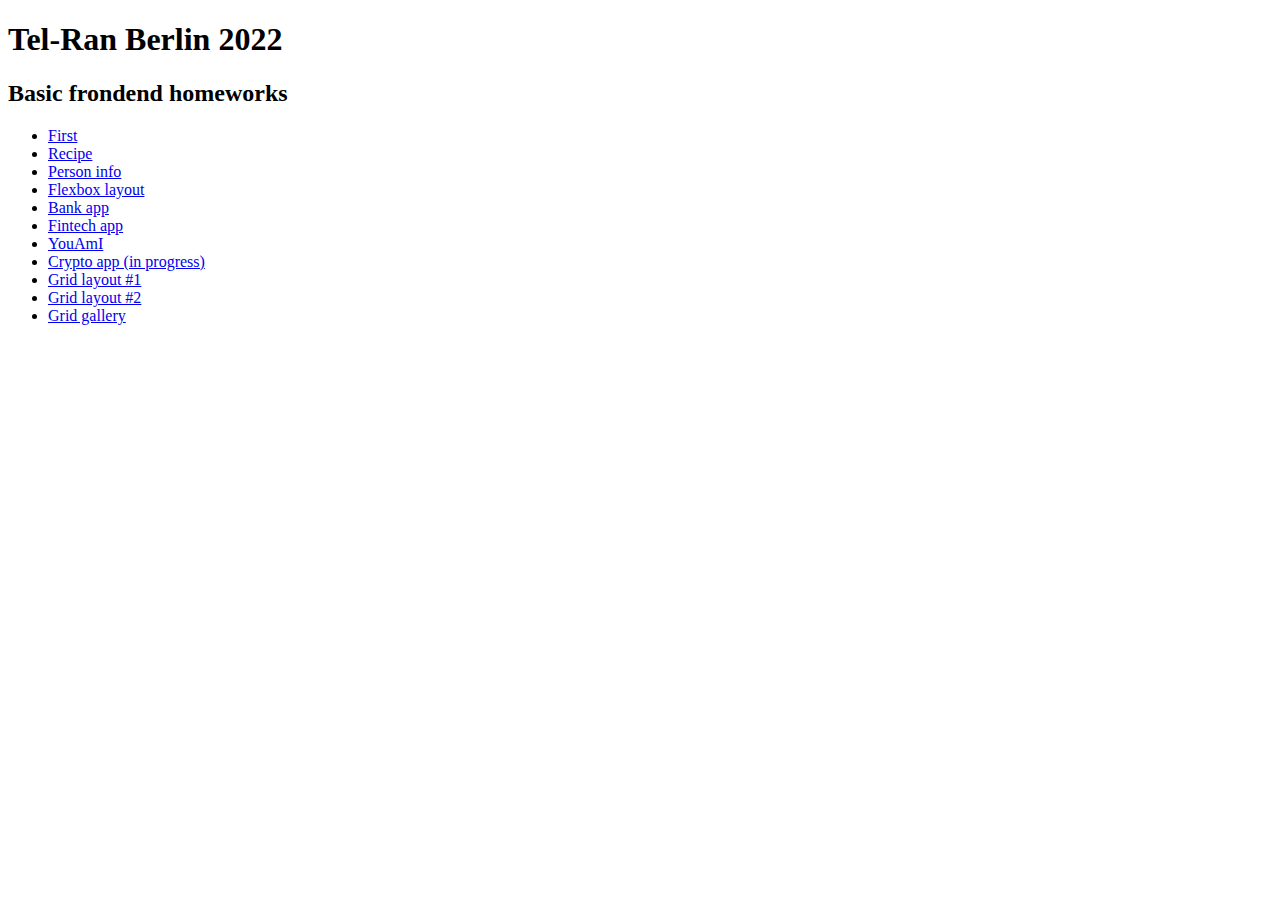
<file: index.html>
<!DOCTYPE html>
<html lang="en">
<head>
    <meta charset="UTF-8">
    <meta http-equiv="X-UA-Compatible" content="IE=edge">
    <meta name="viewport" content="width=device-width, initial-scale=1.0">
    <link rel="stylesheet" href="main.css">
    <title>Tel-Ran frondend homeworks</title>
</head>
<body>
    <header class="header">
        <h1 class="header__title">Tel-Ran Berlin 2022</h1>
    </header>
    <main class="main">
        <h2 class="hw-title">Basic frondend homeworks</h2>
        <ul class="hw-list">
            <li class="hw-list__item">
                <a href="first/index.html" class="hw-list__link">First</a>
            </li>
            <li class="hw-list__item">
                <a href="recipe/index.html" class="hw-list__link">Recipe</a>
            </li>
            <li class="hw-list__item">
                <a href="person-bio/index.html" class="hw-list__link">Person info</a>
            </li>
            <li class="hw-list__item">
                <a href="flexbox-layout/index.html" class="hw-list__link">Flexbox layout</a>
            </li>
            <li class="hw-list__item">
                <a href="bank-app/index.html" class="hw-list__link">Bank app</a>
            </li>
            <li class="hw-list__item">
                <a href="fintech-app/index.html" class="hw-list__link">Fintech app</a>
            </li>
            <li class="hw-list__item">
                <a href="youami/index.html" class="hw-list__link">YouAmI</a>
            </li>
            <li class="hw-list__item">
                <a href="crypto-app/index.html" class="hw-list__link">Crypto app (in progress)</a>
            </li>
            <li class="hw-list__item">
                <a href="grid-layout-01/index.html" class="hw-list__link">Grid layout #1</a>
            </li>
            <li class="hw-list__item">
                <a href="grid-layout-02/index.html" class="hw-list__link">Grid layout #2</a>
            </li>
            <li class="hw-list__item">
                <a href="grid-gallery/index.html" class="hw-list__link">Grid gallery</a>
            </li>
        </ul>
    </main>
</body>
</html>
</file>
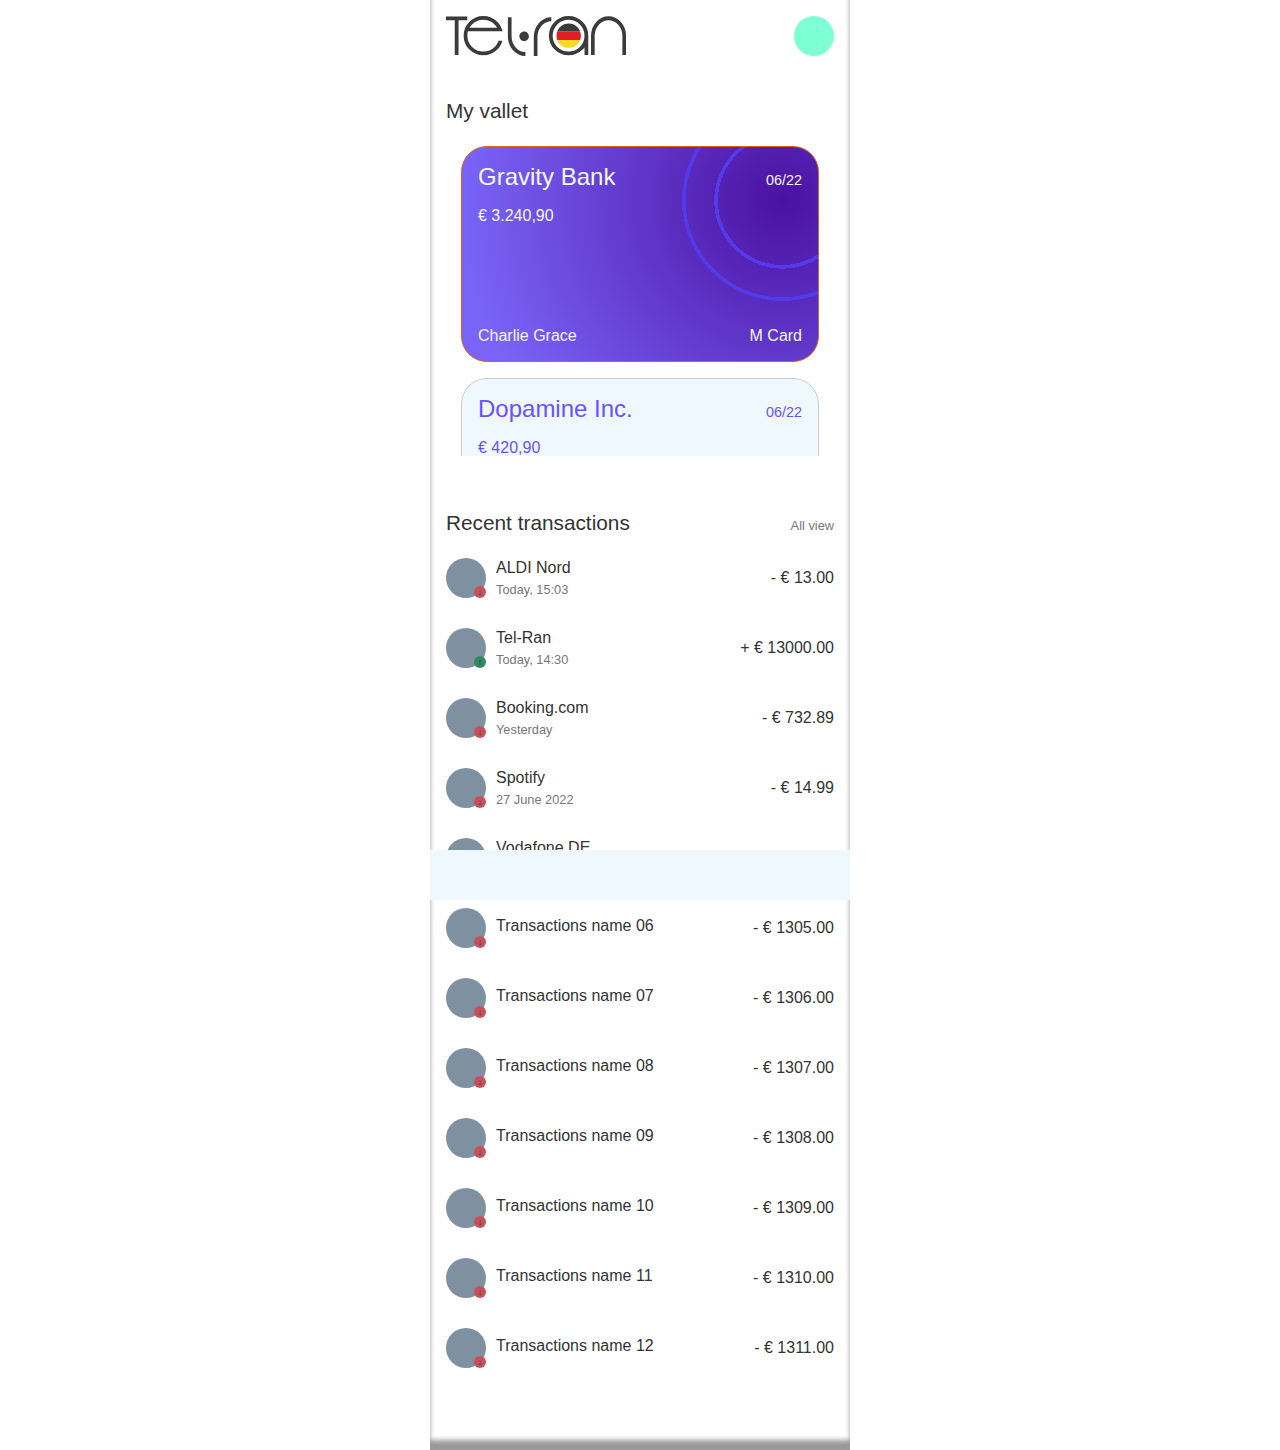
<file: bank-app/index.html>
<!DOCTYPE html>
<html lang="en">
<head>
    <meta charset="UTF-8">
    <meta http-equiv="X-UA-Compatible" content="IE=edge">
    <meta name="viewport" content="width=device-width, initial-scale=1.0">
    <title>Icons</title>
    <link rel="stylesheet" href="https://maxst.icons8.com/vue-static/landings/line-awesome/line-awesome/1.3.0/css/line-awesome.min.css">
    <link rel="stylesheet" href="styles/main.css">
</head>
<body>
    <header class="header">
            <div class="header__top">
                <div class="header__top-logo">
                    <svg preserveAspectRatio="xMidYMid meet" data-bbox="0.882 0.557 488.67 108.553" xmlns="http://www.w3.org/2000/svg" viewBox="0.882 0.557 488.67 108.553" height="40" role="presentation" aria-hidden="true"><defs><style>#comp-kwjis2gb svg [data-color="1"] {fill: #1D1D1D;}
                        #comp-kwjis2gb svg [data-color="2"] {fill: #F6D927;}
                        #comp-kwjis2gb svg [data-color="3"] {fill: #C71313;}</style></defs>
                            <g>
                                <path fill="#3B3B3B" d="M71.525 23.346c8.468-8.395 18.699-12.63 30.623-12.63s22.156 4.235 30.623 12.63c3.316 3.388 5.645 6.352 6.915 8.82H64.611c1.27-2.468 3.598-5.432 6.914-8.82zm82.907 18.488c-2.61-10.02-7.408-18.558-14.464-25.613C129.526 5.778 116.966.557 102.218.557c-14.746 0-27.306 5.22-37.749 15.664-10.443 10.442-15.664 23.002-15.735 37.748 0 14.747 5.222 27.308 15.665 37.75 10.443 10.443 23.002 15.665 37.749 15.665 14.747 0 27.307-5.222 37.749-15.665 6.633-6.562 11.36-14.675 14.112-24.273h-10.583c-2.259 6.562-5.787 12.278-10.655 17.147-8.467 8.397-18.699 12.63-30.623 12.63s-22.155-4.233-30.623-12.63c-8.396-8.468-12.63-18.698-12.63-30.624 0-4.585.494-8.608 1.552-11.995l93.985-.14z" data-color="1"></path>
                                <path fill="#3B3B3B" d="M364.216 84.593c-8.467 8.398-18.698 12.63-30.623 12.63-11.924 0-22.156-4.232-30.622-12.63-8.398-8.468-12.63-18.698-12.63-30.624 0-11.924 4.232-22.154 12.63-30.623 8.466-8.395 18.698-12.63 30.622-12.63 11.925 0 22.156 4.235 30.623 12.63 8.397 8.469 12.631 18.699 12.631 30.623 0 11.926-4.234 22.156-12.631 30.624zM333.663.557c-14.746 0-27.306 5.22-37.749 15.664-10.442 10.442-15.664 23.002-15.734 37.748 0 14.748 5.221 27.308 15.663 37.75 10.444 10.443 23.004 15.665 37.75 15.665 14.747 0 27.307-5.222 37.749-15.665 3.176-3.175 5.011-5.15 5.505-5.928v20.394h10.16V53.969c.071-14.746-5.151-27.306-15.594-37.748C360.97 5.778 348.411.557 333.663.557z" data-color="1"></path>
                                <path fill="#3B3B3B" d="M441.995 1.29c-13.054 0-24.202 5.22-33.446 15.664-9.243 10.373-13.9 22.86-14.111 37.538v51.932h9.948V54.42c.212-11.713 3.952-21.732 11.29-29.987 7.338-8.184 16.158-12.278 26.389-12.278 10.231 0 19.052 4.094 26.319 12.35 7.339 8.325 11.077 18.343 11.219 30.127v51.792h9.949V54.632c-.141-14.747-4.798-27.236-14.041-37.608C466.267 6.51 455.048 1.29 441.995 1.29z" data-color="1"></path>
                                <path fill="#3B3B3B" d="M213.055 42.794c-7.119 0-12.953 5.834-12.953 12.951 0 3.5 1.283 6.535 3.733 8.988 2.568 2.566 5.603 3.85 9.22 3.85 3.5 0 6.534-1.284 8.984-3.85 2.568-2.453 3.851-5.488 3.851-8.988 0-3.618-1.283-6.649-3.851-9.101-2.45-2.567-5.484-3.85-8.984-3.85z" data-color="1"></path>
                                <path fill="#3B3B3B" d="M58.672 1.938h-23.78v-.16h-10.23v.16H.882v10.231h23.71v93.916h10.3V12.169h23.78V1.938z" data-color="1"></path>
                                <path fill="#3B3B3B" d="M216.367 98.243h-.029c-10.231 0-19.051-4.093-26.319-12.349-7.337-8.325-11.077-18.343-11.219-30.128V3.976h-9.948v51.791c.14 14.748 4.797 27.237 14.041 37.609 9.234 10.502 20.439 15.722 33.474 15.734V98.243z" data-color="1"></path>
                                <path fill="#3B3B3B" d="M286.68 14.84h-.03c-10.231 0-19.051 4.093-26.318 12.349-7.339 8.325-11.078 18.344-11.219 30.127v51.793h-9.949V57.317c.141-14.747 4.798-27.237 14.041-37.608 9.233-10.503 20.439-15.724 33.475-15.734V14.84z" data-color="1"></path>
                                <path fill="#F6D927" d="M364.734 65.498c-4.694 12.587-16.83 21.562-31.047 21.562-14.215 0-26.351-8.975-31.046-21.562h62.093z" clip-rule="evenodd" fill-rule="evenodd" data-color="2"></path>
                                <path fill="#DF1E26" d="M365.034 42.793a33.02 33.02 0 0 1 1.902 11.078 33.03 33.03 0 0 1-2.078 11.563h-62.093a33.006 33.006 0 0 1-2.077-11.563c0-3.885.67-7.614 1.9-11.078h62.446z" clip-rule="evenodd" fill-rule="evenodd" data-color="3"></path>
                                <path fill="#3B3B3B" d="M302.641 42.867c4.562-12.841 16.826-22.046 31.223-22.046 14.397 0 26.661 9.205 31.223 22.046h-62.446z" clip-rule="evenodd" fill-rule="evenodd" data-color="1"></path>
                            </g>
                        </svg>
                </div>
                <div class="header__top-user"></div>
            </div>
            <nav class="main-nav">
                <div><i class="las la-home"></i></div>
                <div><i class="las la-inbox"></i></div>
                <div><i class="lab la-rocketchat"></i></div>
                <div><i class="las la-history"></i></div>
            </nav>
    </header>
    <main class="main">
        <div class="my-wallet">
            <h2 class="my-wallet__header">My vallet</h2>
            <ul class="my-wallet__list">
                <li class="card">
                    <div class="card__header">
                        <div class="card__header-name">Gravity Bank</div>
                        <div class="card__header-date">06/22</div>
                    </div>
                    <div class="card__sum">€ 3.240,90</div>
                    <div class="card__footer">
                        <div class="card__footer-name">Charlie Grace</div>
                        <div class="card__footer-logo">M Card</div>
                    </div>
                </li>
                <li class="card card--light">
                    <div class="card__header">
                        <div class="card__header-name">Dopamine Inc.</div>
                        <div class="card__header-date">06/22</div>
                    </div>
                    <div class="card__sum">€ 420,90</div>
                    <div class="card__footer">
                        <div class="card__footer-name">Charlie Grace</div>
                        <div class="card__footer-logo">VISA</div>
                    </div>
                </li>
            </ul>
        </div>
        <div class="transactions">
            <div class="transactions__header">
                <h2 class="transactions__text">Recent transactions</h2>
                <div class="transactions__all-view">All view</div>
            </div>
            <ul class="transactions__list">
                <li class="t-item">
                    <div class="t-item__icon"></div>
                    <div class="t-item__descr">
                        <div class="t-item__name">ALDI Nord</div>
                        <div class="t-item__date">Today, 15:03</div>
                    </div>
                    <div class="t-item__sum">- € 13.00</div>
                </li>
                <li class="t-item t-item--income">
                    <div class="t-item__icon"></div>
                    <div class="t-item__desc">
                        <div class="t-item__name">Tel-Ran</div>
                        <div class="t-item__date">Today, 14:30</div>
                    </div>
                    <div class="t-item__sum">+ € 13000.00</div>
                </li>
                <li class="t-item">
                    <div class="t-item__icon"></div>
                    <div class="t-item__descr">
                        <div class="t-item__name">Booking.com</div>
                        <div class="t-item__date">Yesterday</div>
                    </div>
                    <div class="t-item__sum">- € 732.89</div>
                </li>
                <li class="t-item">
                    <div class="t-item__icon"></div>
                    <div class="t-item__descr">
                        <div class="t-item__name">Spotify</div>
                        <div class="t-item__date">27 June 2022</div>
                    </div>
                    <div class="t-item__sum">- € 14.99</div>
                </li>
                <li class="t-item">
                    <div class="t-item__icon"></div>
                    <div class="t-item__descr">
                        <div class="t-item__name">Vodafone DE</div>
                        <div class="t-item__date">27 June 2022</div>
                    </div>
                    <div class="t-item__sum">- € 23.99</div>
                </li>
                <li class="t-item">
                    <div class="t-item__icon"></div>
                    <div class="t-item__name">Transactions name 06</div>
                    <div class="t-item__sum">- € 1305.00</div>
                </li>
                <li class="t-item">
                    <div class="t-item__icon"></div>
                    <div class="t-item__name">Transactions name 07</div>
                    <div class="t-item__sum">- € 1306.00</div>
                </li>
                <li class="t-item">
                    <div class="t-item__icon"></div>
                    <div class="t-item__name">Transactions name 08</div>
                    <div class="t-item__sum">- € 1307.00</div>
                </li>
                <li class="t-item">
                    <div class="t-item__icon"></div>
                    <div class="t-item__name">Transactions name 09</div>
                    <div class="t-item__sum">- € 1308.00</div>
                </li>
                <li class="t-item">
                    <div class="t-item__icon"></div>
                    <div class="t-item__name">Transactions name 10</div>
                    <div class="t-item__sum">- € 1309.00</div>
                </li>
                <li class="t-item">
                    <div class="t-item__icon"></div>
                    <div class="t-item__name">Transactions name 11</div>
                    <div class="t-item__sum">- € 1310.00</div>
                </li>
                <li class="t-item">
                    <div class="t-item__icon"></div>
                    <div class="t-item__name">Transactions name 12</div>
                    <div class="t-item__sum">- € 1311.00</div>
                </li>
            </ul>
        </div>
    </main>
</body>
</html>
</file>
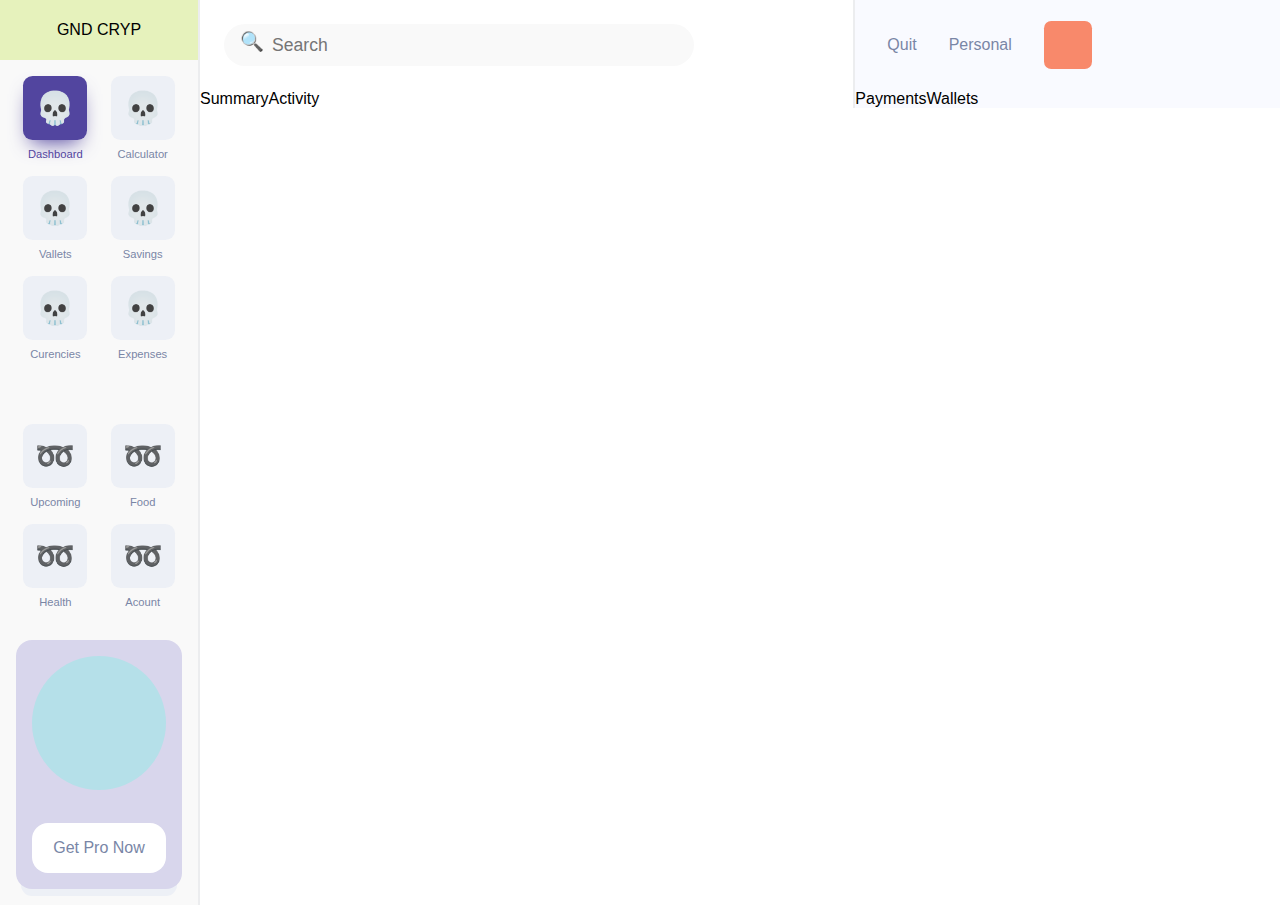
<file: cryp-app/index.html>
<!DOCTYPE html>
<html lang="en">
<head>
    <meta charset="UTF-8">
    <meta http-equiv="X-UA-Compatible" content="IE=edge">
    <meta name="viewport" content="width=device-width, initial-scale=1.0">
    <link rel="stylesheet" href="styles/main.css">
    <title>Document</title>
</head>
<body>
    <aside class="aside">
        <div class="aside__logo">GND CRYP</div>
        <nav class="aside__nav">
            <ul class="aside__nav-list">
                <li class="aside__nav-item">
                    <a href="" class="aside__nav-link aside__nav-link--active">
                        <div class="aside__nav-icon">💀</div>
                        <div class="aside__nav-text">Dashboard</div>
                    </a>
                </li>
                <li class="aside__nav-item">
                    <a href="" class="aside__nav-link">
                        <div class="aside__nav-icon">💀</div>
                        <div class="aside__nav-text">Calculator</div>
                    </a>
                </li>
                <li class="aside__nav-item">
                    <a href="" class="aside__nav-link">
                        <div class="aside__nav-icon">💀</div>
                        <div class="aside__nav-text">Vallets</div>
                    </a>
                </li>
                <li class="aside__nav-item">
                    <a href="" class="aside__nav-link">
                        <div class="aside__nav-icon">💀</div>
                        <div class="aside__nav-text">Savings</div>
                    </a>
                </li>
                <li class="aside__nav-item">
                    <a href="" class="aside__nav-link">
                        <div class="aside__nav-icon">💀</div>
                        <div class="aside__nav-text">Curencies</div>
                    </a>
                </li>
                <li class="aside__nav-item">
                    <a href="" class="aside__nav-link">
                        <div class="aside__nav-icon">💀</div>
                        <div class="aside__nav-text">Expenses</div>
                    </a>
                </li>
            </ul>

            <ul class="aside__nav-list">
                <li class="aside__nav-item">
                    <a href="" class="aside__nav-link">
                        <div class="aside__nav-icon">➿</div>
                        <div class="aside__nav-text">Upcoming</div>
                    </a>
                </li>
                <li class="aside__nav-item">
                    <a href="" class="aside__nav-link">
                        <div class="aside__nav-icon">➿</div>
                        <div class="aside__nav-text">Food</div>
                    </a>
                </li>
                <li class="aside__nav-item">
                    <a href="" class="aside__nav-link">
                        <div class="aside__nav-icon">➿</div>
                        <div class="aside__nav-text">Health</div>
                    </a>
                </li>
                <li class="aside__nav-item">
                    <a href="" class="aside__nav-link">
                        <div class="aside__nav-icon">➿</div>
                        <div class="aside__nav-text">Acount</div>
                    </a>
                </li>
            </ul>
        </nav>
        <div class="aside__adv">
            <a href="" class="aside__adv-link">
                <div class="aside__adv-image"></div>
                <div class="aside__adv-button">Get Pro Now</div>
            </a>
        </div>
    </aside>
    <div class="content">
        <header class="header content__row">
            <div class="content__first">
                <div class="header__search">
                    <input type="search" placeholder="Search" name="top-search" id="top-search">
                </div>
            </div>
            <div class="content__second">
                <div class="header__user">
                    <ul class="header__user-menu">
                        <li class="header__user-menu-item"><a href="#">Quit</a></li>
                        <li class="header__user-menu-item"><a href="#">Personal</a></li>
                    </ul>
                    <div class="header__user-img"></div>
                </div>
            </div>
        </header>
        <main class="main content__row">
            <div class="content__first">
                <section class="main__summary">Summary</section>
                <section class="main__activity">Activity</section>
            </div>
            <div class="content__second">
                <section class="main__payments">Payments</section>
                <section class="main__wallets">Wallets</section>
            </div>
        </main>
    </div>
</body>
</html>
</file>
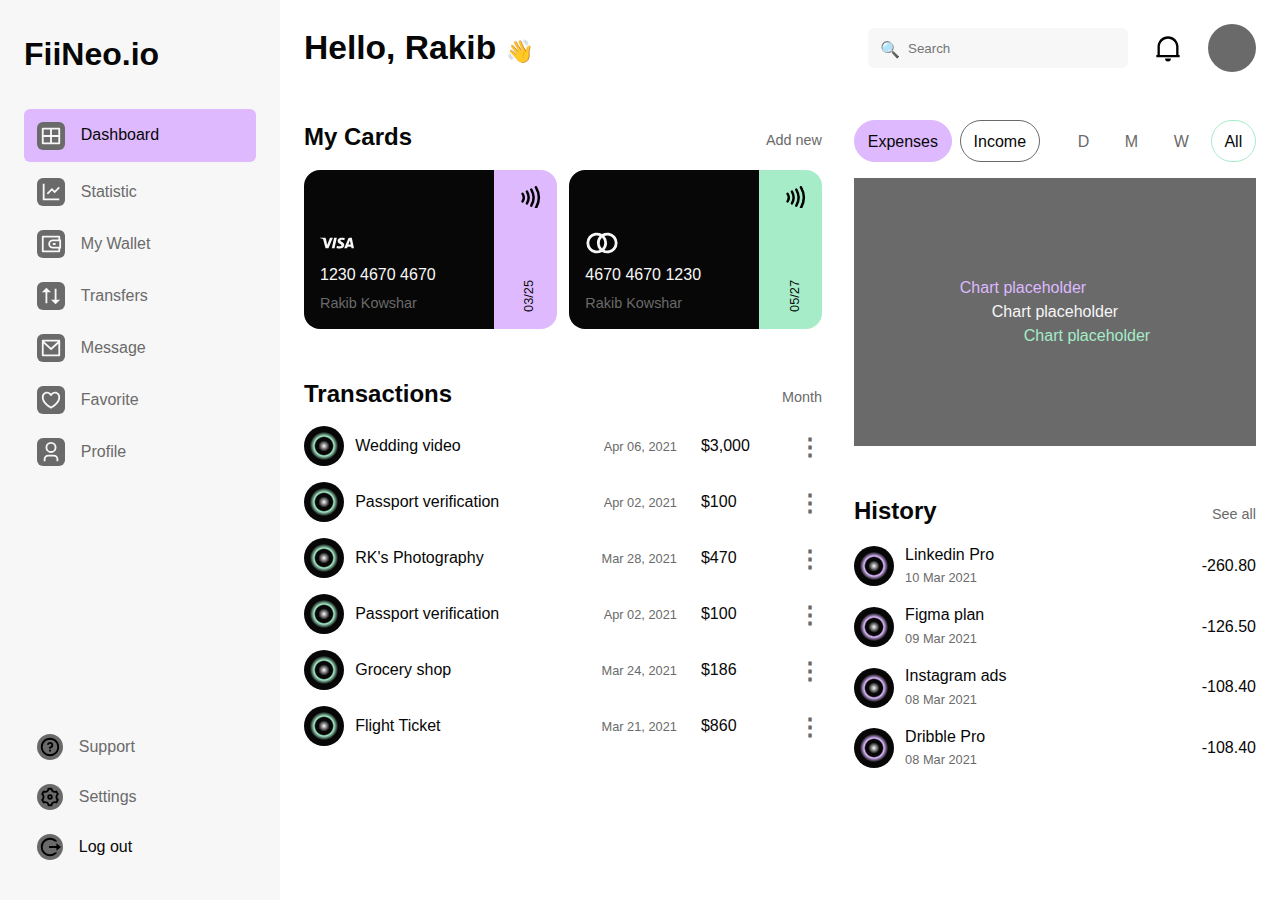
<file: fintech-app/index.html>
<!DOCTYPE html>
<html lang="en">
<head>
    <meta charset="UTF-8">
    <meta http-equiv="X-UA-Compatible" content="IE=edge">
    <meta name="viewport" content="width=device-width, initial-scale=1.0">
    <link rel="stylesheet" href="styles/main.css">
    <title>Fintech</title>
</head>
<body>
    <svg xmlns="http://www.w3.org/2000/svg" style="display: none">
        <symbol viewBox="0 0 24 24" id="src-1"><path d="M22 7h1v10h-1v3a1 1 0 0 1-1 1H3a1 1 0 0 1-1-1V4a1 1 0 0 1 1-1h18a1 1 0 0 1 1 1v3zm-2 10h-6a5 5 0 0 1 0-10h6V5H4v14h16v-2zm1-2V9h-7a3 3 0 0 0 0 6h7zm-7-4h3v2h-3v-2z" fill="#000"/></symbol>
        <symbol viewBox="0 0 24 24" id="src-4"><path d="M12 8H8.001L8 20H6V8H2l5-5 5 5zm10 8l-5 5-5-5h4V4h2v12h4z" fill="#000"/></symbol>
        <symbol viewBox="0 0 24 24" id="src-5"><path d="M12 2C6.48 2 2 6.48 2 12s4.48 10 10 10c5.51 0 10-4.48 10-10S17.51 2 12 2zm6.605 4.61a8.502 8.502 0 0 1 1.93 5.314c-.281-.054-3.101-.629-5.943-.271-.065-.141-.12-.293-.184-.445a25.424 25.424 0 0 0-.564-1.236c3.145-1.28 4.577-3.124 4.761-3.362zM12 3.475c2.17 0 4.154.814 5.662 2.148-.152.216-1.443 1.941-4.48 3.08-1.399-2.57-2.95-4.675-3.189-5A8.686 8.686 0 0 1 12 3.475zm-3.633.803a53.903 53.903 0 0 1 3.167 4.935c-3.992 1.063-7.517 1.04-7.896 1.04a8.581 8.581 0 0 1 4.729-5.975zM3.453 12.01v-.26c.37.01 4.512.065 8.775-1.215.25.477.477.965.694 1.453-.109.033-.228.065-.336.098-4.404 1.42-6.747 5.303-6.942 5.629a8.522 8.522 0 0 1-2.19-5.705zM12 20.547a8.482 8.482 0 0 1-5.239-1.8c.152-.315 1.888-3.656 6.703-5.337.022-.01.033-.01.054-.022a35.309 35.309 0 0 1 1.823 6.475 8.4 8.4 0 0 1-3.341.684zm4.761-1.465c-.086-.52-.542-3.015-1.66-6.084 2.68-.423 5.023.271 5.315.369a8.468 8.468 0 0 1-3.655 5.715z" fill="#000"/></symbol>
        <symbol viewBox="0 0 24 24" id="src-6"><path d="M16.5 3C19.538 3 22 5.5 22 9c0 7-7.5 11-10 12.5C9.5 20 2 16 2 9c0-3.5 2.5-6 5.5-6C9.36 3 11 4 12 5c1-1 2.64-2 4.5-2zm-3.566 15.604c.881-.556 1.676-1.109 2.42-1.701C18.335 14.533 20 11.943 20 9c0-2.36-1.537-4-3.5-4-1.076 0-2.24.57-3.086 1.414L12 7.828l-1.414-1.414C9.74 5.57 8.576 5 7.5 5 5.56 5 4 6.656 4 9c0 2.944 1.666 5.533 4.645 7.903.745.592 1.54 1.145 2.421 1.7.299.189.595.37.934.572.339-.202.635-.383.934-.571z" fill="#000"/></symbol>
        <symbol viewBox="0 0 24 24" id="src-7"><path d="M5 11.1l2-2 5.5 5.5 3.5-3.5 3 3V5H5v6.1zm0 2.829V19h3.1l2.986-2.985L7 11.929l-2 2zM10.929 19H19v-2.071l-3-3L10.929 19zM4 3h16a1 1 0 0 1 1 1v16a1 1 0 0 1-1 1H4a1 1 0 0 1-1-1V4a1 1 0 0 1 1-1zm11.5 7a1.5 1.5 0 1 1 0-3 1.5 1.5 0 0 1 0 3z" fill="#000"/></symbol>
        <symbol viewBox="0 0 24 24" id="src-8"><path d="M12 9a3 3 0 1 0 0 6 3 3 0 0 0 0-6zm0-2a5 5 0 1 1 0 10 5 5 0 0 1 0-10zm6.5-.25a1.25 1.25 0 0 1-2.5 0 1.25 1.25 0 0 1 2.5 0zM12 4c-2.474 0-2.878.007-4.029.058-.784.037-1.31.142-1.798.332-.434.168-.747.369-1.08.703a2.89 2.89 0 0 0-.704 1.08c-.19.49-.295 1.015-.331 1.798C4.006 9.075 4 9.461 4 12c0 2.474.007 2.878.058 4.029.037.783.142 1.31.331 1.797.17.435.37.748.702 1.08.337.336.65.537 1.08.703.494.191 1.02.297 1.8.333C9.075 19.994 9.461 20 12 20c2.474 0 2.878-.007 4.029-.058.782-.037 1.309-.142 1.797-.331.433-.169.748-.37 1.08-.702.337-.337.538-.65.704-1.08.19-.493.296-1.02.332-1.8.052-1.104.058-1.49.058-4.029 0-2.474-.007-2.878-.058-4.029-.037-.782-.142-1.31-.332-1.798a2.911 2.911 0 0 0-.703-1.08 2.884 2.884 0 0 0-1.08-.704c-.49-.19-1.016-.295-1.798-.331C14.925 4.006 14.539 4 12 4zm0-2c2.717 0 3.056.01 4.122.06 1.065.05 1.79.217 2.428.465.66.254 1.216.598 1.772 1.153a4.908 4.908 0 0 1 1.153 1.772c.247.637.415 1.363.465 2.428.047 1.066.06 1.405.06 4.122 0 2.717-.01 3.056-.06 4.122-.05 1.065-.218 1.79-.465 2.428a4.883 4.883 0 0 1-1.153 1.772 4.915 4.915 0 0 1-1.772 1.153c-.637.247-1.363.415-2.428.465-1.066.047-1.405.06-4.122.06-2.717 0-3.056-.01-4.122-.06-1.065-.05-1.79-.218-2.428-.465a4.89 4.89 0 0 1-1.772-1.153 4.904 4.904 0 0 1-1.153-1.772c-.248-.637-.415-1.363-.465-2.428C2.013 15.056 2 14.717 2 12c0-2.717.01-3.056.06-4.122.05-1.066.217-1.79.465-2.428a4.88 4.88 0 0 1 1.153-1.772A4.897 4.897 0 0 1 5.45 2.525c.638-.248 1.362-.415 2.428-.465C8.944 2.013 9.283 2 12 2z" fill="#000"/></symbol>
        <symbol viewBox="0 0 24 24" id="src-9"><path d="M21 3a1 1 0 0 1 1 1v16a1 1 0 0 1-1 1H3a1 1 0 0 1-1-1V4a1 1 0 0 1 1-1h18zM11 13H4v6h7v-6zm9 0h-7v6h7v-6zm-9-8H4v6h7V5zm9 0h-7v6h7V5z" fill="#000"/></symbol>
        <symbol viewBox="0 0 24 24" id="src-10"><path d="M5 3v16h16v2H3V3h2zm15.293 3.293l1.414 1.414L16 13.414l-3-2.999-4.293 4.292-1.414-1.414L13 7.586l3 2.999 4.293-4.292z" fill="#000"/></symbol><symbol viewBox="0 0 24 24" id="src-11"><path d="M6.94 5a2 2 0 1 1-4-.002 2 2 0 0 1 4 .002zM7 8.48H3V21h4V8.48zm6.32 0H9.34V21h3.94v-6.57c0-3.66 4.77-4 4.77 0V21H22v-7.93c0-6.17-7.06-5.94-8.72-2.91l.04-1.68z" fill="#000"/></symbol>
        <symbol viewBox="0 0 24 24" id="src-12"><path d="M12 22C6.477 22 2 17.523 2 12S6.477 2 12 2a9.985 9.985 0 0 1 8 4h-2.71a8 8 0 1 0 .001 12h2.71A9.985 9.985 0 0 1 12 22zm7-6v-3h-8v-2h8V8l5 4-5 4z" fill="#000"/></symbol>
        <symbol viewBox="0 0 24 24" id="src-13"><path d="M3 3h18a1 1 0 0 1 1 1v16a1 1 0 0 1-1 1H3a1 1 0 0 1-1-1V4a1 1 0 0 1 1-1zm17 4.238l-7.928 7.1L4 7.216V19h16V7.238zM4.511 5l7.55 6.662L19.502 5H4.511z" fill="#000"/></symbol>
        <symbol viewBox="0 0 24 24" id="src-15"><path d="M22 20H2v-2h1v-6.969C3 6.043 7.03 2 12 2s9 4.043 9 9.031V18h1v2zM5 18h14v-6.969C19 7.148 15.866 4 12 4s-7 3.148-7 7.031V18zm4.5 3h5a2.5 2.5 0 1 1-5 0z" fill="#000"/></symbol>
        <symbol viewBox="0 0 24 24" id="src-16"><path d="M15 3h6v5h-2V5h-4V3zM9 3v2H5v3H3V3h6zm6 18v-2h4v-3h2v5h-6zm-6 0H3v-5h2v3h4v2zM3 11h18v2H3v-2z" fill="#000"/></symbol>
        <symbol viewBox="0 0 24 24" id="src-17"><path d="M12 22C6.477 22 2 17.523 2 12S6.477 2 12 2s10 4.477 10 10-4.477 10-10 10zm0-2a8 8 0 1 0 0-16 8 8 0 0 0 0 16zm-1-5h2v2h-2v-2zm2-1.645V14h-2v-1.5a1 1 0 0 1 1-1 1.5 1.5 0 1 0-1.471-1.794l-1.962-.393A3.501 3.501 0 1 1 13 13.355z" fill="#000"/></symbol>
        <symbol viewBox="0 0 24 24" id="src-18"><path d="M3.34 17a10.018 10.018 0 0 1-.978-2.326 3 3 0 0 0 .002-5.347A9.99 9.99 0 0 1 4.865 4.99a3 3 0 0 0 4.631-2.674 9.99 9.99 0 0 1 5.007.002 3 3 0 0 0 4.632 2.672c.579.59 1.093 1.261 1.525 2.01.433.749.757 1.53.978 2.326a3 3 0 0 0-.002 5.347 9.99 9.99 0 0 1-2.501 4.337 3 3 0 0 0-4.631 2.674 9.99 9.99 0 0 1-5.007-.002 3 3 0 0 0-4.632-2.672A10.018 10.018 0 0 1 3.34 17zm5.66.196a4.993 4.993 0 0 1 2.25 2.77c.499.047 1 .048 1.499.001A4.993 4.993 0 0 1 15 17.197a4.993 4.993 0 0 1 3.525-.565c.29-.408.54-.843.748-1.298A4.993 4.993 0 0 1 18 12c0-1.26.47-2.437 1.273-3.334a8.126 8.126 0 0 0-.75-1.298A4.993 4.993 0 0 1 15 6.804a4.993 4.993 0 0 1-2.25-2.77c-.499-.047-1-.048-1.499-.001A4.993 4.993 0 0 1 9 6.803a4.993 4.993 0 0 1-3.525.565 7.99 7.99 0 0 0-.748 1.298A4.993 4.993 0 0 1 6 12c0 1.26-.47 2.437-1.273 3.334a8.126 8.126 0 0 0 .75 1.298A4.993 4.993 0 0 1 9 17.196zM12 15a3 3 0 1 1 0-6 3 3 0 0 1 0 6zm0-2a1 1 0 1 0 0-2 1 1 0 0 0 0 2z" fill="#000"/></symbol>
        <symbol viewBox="0 0 24 24" id="src-19"><path d="M4 16V4H2V2h3a1 1 0 0 1 1 1v12h12.438l2-8H8V5h13.72a1 1 0 0 1 .97 1.243l-2.5 10a1 1 0 0 1-.97.757H5a1 1 0 0 1-1-1zm2 7a2 2 0 1 1 0-4 2 2 0 0 1 0 4zm12 0a2 2 0 1 1 0-4 2 2 0 0 1 0 4z" fill="#000"/></symbol>
        <symbol viewBox="0 0 24 24" id="src-20"><path d="M20 22h-2v-2a3 3 0 0 0-3-3H9a3 3 0 0 0-3 3v2H4v-2a5 5 0 0 1 5-5h6a5 5 0 0 1 5 5v2zm-8-9a6 6 0 1 1 0-12 6 6 0 0 1 0 12zm0-2a4 4 0 1 0 0-8 4 4 0 0 0 0 8z" fill="#000"/></symbol>
        <symbol viewBox="0 0 24 24" id="src-21"><path d="M17 9.2l5.213-3.65a.5.5 0 0 1 .787.41v12.08a.5.5 0 0 1-.787.41L17 14.8V19a1 1 0 0 1-1 1H2a1 1 0 0 1-1-1V5a1 1 0 0 1 1-1h14a1 1 0 0 1 1 1v4.2zm0 3.159l4 2.8V8.84l-4 2.8v.718zM3 6v12h12V6H3zm2 2h2v2H5V8z" fill="#000"/></symbol>
        <symbol viewBox="0 0 24 24" id="mcard"><path d="M12 18.294a7.3 7.3 0 1 1 0-12.588 7.3 7.3 0 1 1 0 12.588zm1.702-1.384a5.3 5.3 0 1 0 0-9.82A7.273 7.273 0 0 1 15.6 12c0 1.89-.719 3.614-1.898 4.91zm-3.404-9.82a5.3 5.3 0 1 0 0 9.82A7.273 7.273 0 0 1 8.4 12c0-1.89.719-3.614 1.898-4.91zM12 8.205A5.284 5.284 0 0 0 10.4 12c0 1.488.613 2.832 1.6 3.795A5.284 5.284 0 0 0 13.6 12 5.284 5.284 0 0 0 12 8.205z" fill="#000"/></symbol>
        <symbol viewBox="0 0 24 24" id="visa"><path d="M22.222 15.768l-.225-1.125h-2.514l-.4 1.117-2.015.004a4199.19 4199.19 0 0 1 2.884-6.918c.164-.391.455-.59.884-.588.328.003.863.003 1.606.001L24 15.765l-1.778.003zm-2.173-2.666h1.62l-.605-2.82-1.015 2.82zM7.06 8.257l2.026.002-3.132 7.51-2.051-.002a950.849 950.849 0 0 1-1.528-5.956c-.1-.396-.298-.673-.679-.804C1.357 8.89.792 8.71 0 8.465V8.26h3.237c.56 0 .887.271.992.827.106.557.372 1.975.8 4.254L7.06 8.257zm4.81.002l-1.602 7.508-1.928-.002L9.94 8.257l1.93.002zm3.91-.139c.577 0 1.304.18 1.722.345l-.338 1.557c-.378-.152-1-.357-1.523-.35-.76.013-1.23.332-1.23.638 0 .498.816.749 1.656 1.293.959.62 1.085 1.177 1.073 1.782-.013 1.256-1.073 2.495-3.309 2.495-1.02-.015-1.388-.101-2.22-.396l.352-1.625c.847.355 1.206.468 1.93.468.663 0 1.232-.268 1.237-.735.004-.332-.2-.497-.944-.907-.744-.411-1.788-.98-1.774-2.122.017-1.462 1.402-2.443 3.369-2.443z" fill="#000"/></symbol>
        <symbol viewBox="0 0 205.08507 238.04591" id="figma"><path d="M186.6,94A42,42,0,0,0,162,18H94A42,42,0,0,0,69.4,94a41.9,41.9,0,0,0,0,68A42,42,0,1,0,136,196V160.9A42,42,0,1,0,186.6,94ZM188,60a26.1,26.1,0,0,1-26,26H136V34h26A26.1,26.1,0,0,1,188,60ZM68,60A26.1,26.1,0,0,1,94,34h26V86H94A26.1,26.1,0,0,1,68,60Zm0,68a26.1,26.1,0,0,1,26-26h26v52H94A26.1,26.1,0,0,1,68,128Zm26,94a26,26,0,0,1,0-52h26v26A26.1,26.1,0,0,1,94,222Zm68-68a26,26,0,0,1,0-52h0a26,26,0,0,1,0,52Z"/></symbol>
        <symbol viewBox="0 0 41.69873 52.999985" id="contactless"><path fill="none" stroke="#000" stroke-width="6" stroke-linecap="round" d="m35,3a50,50 0 0,1 0,50M24,8.5a39,39 0 0,1 0,39M13.5,13.55a28.2,28.5 0 0,1 0,28.5M3,19a18,17 0 0,1 0,18"/></symbol>
    </svg>
    <header class="header">
        <div class="header__greeting">Hello, Rakib <span>👋</span></div>
        <div class="header__search">
            <input 
                type="search"
                name="header_search"
                id="header_search"
                placeholder="Search">
        </div>
        <div class="header__alert">
            <svg class="icon"><use xlink:href="#src-15"></use></svg>
        </div>
        <div class="header__user"></div>
    </header>
    <main class="main">
        <div class="main__left">
            <section class="info-block">
                <div class="info-block__header">
                    <h2>My Cards</h2>
                    <span>Add new</span>
                </div>
                <div class="info-block__content">
                    <ul class="card-list">
                        <li class="card-list__item card">
                            <div class="card__logo">
                                <svg class="icon icon--logo"><use xlink:href="#visa"></use></svg>
                            </div>
                            <div class="card__no">1230 4670 4670</div>
                            <div class="card__cardholder">Rakib Kowshar</div>
                            <div class="card__exp">03/25</div>
                            <div class="card__logo2">
                                <svg class="icon"><use xlink:href="#contactless"></use></svg>
                            </div>
                        </li>
                        <li class="card-item card card--green">
                            <div class="card__logo">
                                <svg class="icon icon--logo"><use xlink:href="#mcard"></use></svg>
                            </div>
                            <div class="card__no">4670 4670 1230</div>
                            <div class="card__cardholder">Rakib Kowshar</div>
                            <div class="card__exp">05/27</div>
                            <div class="card__logo2">
                                <svg class="icon"><use xlink:href="#contactless"></use></svg>
                            </div>
                        </li>
                    </ul>
                </div>
            </section>
            <section class="info-block">
                <div class="info-block__header">
                    <h2>Transactions</h2>
                    <span>Month</span>
                </div>
                <div class="info-block__content">
                    <li class="info-block__list-item list-item">
                        <div class="list-item__icon"></div>
                        <div class="list-item__text">
                            <div class="list-item__name">Wedding video</div>
                            <time class="list-item__date">Apr 06, 2021</time>
                        </div>
                        <div class="list-item__value">$3,000</div>
                        <div class="list-item__btn">⋮</div>
                    </li>
                    <li class="info-block__list-item list-item">
                        <div class="list-item__icon"></div>
                        <div class="list-item__text">
                            <div class="list-item__name">Passport verification</div>
                            <time class="list-item__date">Apr 02, 2021</time>
                        </div>
                        <div class="list-item__value">$100</div>
                        <div class="list-item__btn">⋮</div>
                    </li>
                    <li class="info-block__list-item list-item">
                        <div class="list-item__icon"></div>
                        <div class="list-item__text">
                            <div class="list-item__name">RK's Photography</div>
                            <time class="list-item__date">Mar 28, 2021</time>
                        </div>
                        <div class="list-item__value">$470</div>
                        <div class="list-item__btn">⋮</div>
                    </li>
                    <li class="info-block__list-item list-item">
                        <div class="list-item__icon"></div>
                        <div class="list-item__text">
                            <div class="list-item__name">Passport verification</div>
                            <time class="list-item__date">Apr 02, 2021</time>
                        </div>
                        <div class="list-item__value">$100</div>
                        <div class="list-item__btn">⋮</div>
                    </li>
                    <li class="info-block__list-item list-item">
                        <div class="list-item__icon"></div>
                        <div class="list-item__text">
                            <div class="list-item__name">Grocery shop</div>
                            <time class="list-item__date">Mar 24, 2021</time>
                        </div>
                        <div class="list-item__value">$186</div>
                        <div class="list-item__btn">⋮</div>
                    </li>
                    <li class="info-block__list-item list-item">
                        <div class="list-item__icon"></div>
                        <div class="list-item__text">
                            <div class="list-item__name">Flight Ticket</div>
                            <time class="list-item__date">Mar 21, 2021</time>
                        </div>
                        <div class="list-item__value">$860</div>
                        <div class="list-item__btn">⋮</div>
                    </li>
                </div>
            </section>
        </div>
        <div class="main__right">
            <section class="info-block">
                <div class="info-block__header">
                    <div class="chart-radio chart-radio--direction">
                        <input type="radio" name="chart_direction" id="chart_expenses" checked>
                        <label for="chart_expenses">Expenses</label>
                        <input type="radio" name="chart_direction" id="chart_income">
                        <label for="chart_income">Income</label>
                    </div>
                    <div class="chart-radio chart-radio--time">
                        <input type="radio" name="chart_time" id="chart_day">
                        <label for="chart_day">D</label>
                        <input type="radio" name="chart_time" id="chart_month">
                        <label for="chart_month">M</label>
                        <input type="radio" name="chart_time" id="chart_week">
                        <label for="chart_week">W</label>
                        <input type="radio" name="chart_time" id="chart_all" checked>
                        <label for="chart_all">All</label>
                    </div>
                </div>
                <div class="info-block__content chart-placeholder">
                    Chart placeholder
                </div>
            </section>
            <section class="info-block">
                <div class="info-block__header">
                    <h2>History</h2>
                    <span>See all</span>
                </div>
                <div class="info-block__content">
                    <ul class="info-block__list info-block__list--history">
                        <li class="info-block__list-item list-item">
                            <div class="list-item__icon"></div>
                            <div class="list-item__text">
                                <div class="list-item__name">Linkedin Pro</div>
                                <time class="list-item__date">10 Mar 2021</time>
                            </div>
                            <div class="list-item__value"> -260.80</div>
                        </li>
                        <li class="info-block__list-item list-item">
                            <div class="list-item__icon"></div>
                            <div class="list-item__text">
                                <div class="list-item__name">Figma plan</div>
                                <time class="list-item__date">09 Mar 2021</time>
                            </div>
                            <div class="list-item__value"> -126.50</div>
                        </li>
                        <li class="info-block__list-item list-item">
                            <div class="list-item__icon"></div>
                            <div class="list-item__text">
                                <div class="list-item__name">Instagram ads</div>
                                <time class="list-item__date">08 Mar 2021</time>
                            </div>
                            <div class="list-item__value"> -108.40</div>
                        </li>
                        <li class="info-block__list-item list-item">
                            <div class="list-item__icon"></div>
                            <div class="list-item__text">
                                <div class="list-item__name">Dribble Pro</div>
                                <time class="list-item__date">08 Mar 2021</time>
                            </div>
                            <div class="list-item__value"> -108.40</div>
                        </li>
                    </ul>
                </div>
            </section>
        </div>
    </main>
    <aside class="navigation">
        <h1>FiiNeo.io</h1>

        <nav class="main-nav">
            <ul class="main-nav__list">
                <li class="main-nav__item main-nav__item--active">
                    <a href="#" class="main-nav__link"><span>
                        <svg class="icon"><use xlink:href="#src-9"></use></svg>
                    </span>Dashboard</a>
                </li>
                <li class="main-nav__item">
                    <a href="#" class="main-nav__link"><span>
                        <svg class="icon"><use xlink:href="#src-10"></use></svg>
                    </span>Statistic</a>
                </li>
                <li class="main-nav__item">
                    <a href="#" class="main-nav__link">
                        <span>
                            <svg class="icon"><use xlink:href="#src-1"></use></svg>                           
                        </span>My Wallet</a>
                </li>
                <li class="main-nav__item">
                    <a href="#" class="main-nav__link"><span>
                        <svg class="icon"><use xlink:href="#src-4"></use></svg>
                    </span>Transfers</a>
                </li>
                <li class="main-nav__item">
                    <a href="#" class="main-nav__link"><span>
                        <svg class="icon"><use xlink:href="#src-13"></use></svg>
                    </span>Message</a>
                </li>
                <li class="main-nav__item">
                    <a href="#" class="main-nav__link"><span>
                        <svg class="icon"><use xlink:href="#src-6"></use></svg>
                    </span>Favorite</a>
                </li>
                <li class="main-nav__item">
                    <a href="#" class="main-nav__link"><span>
                        <svg class="icon"><use xlink:href="#src-20"></use></svg>
                    </span>Profile</a>
                </li>
            </ul>
        </nav>

        <nav class="system-nav">
            <ul class="system-nav__list">
                <li class="system-nav__item">
                    <a href="#" class="system-nav__link"><span>
                        <svg class="icon"><use xlink:href="#src-17"></use></svg>
                    </span>Support</a>
                </li>
                <li class="system-nav__item">
                    <a href="#" class="system-nav__link"><span>
                        <svg class="icon"><use xlink:href="#src-18"></use></svg>
                    </span>Settings</a>
                </li>
                <li class="system-nav__item system-nav__item--active">
                    <a href="#" class="system-nav__link"><span>
                        <svg class="icon"><use xlink:href="#src-12"></use></svg>
                    </span>Log out</a>
                </li>
            </ul>
        </nav>
    </aside>
</body>
</html>
</file>
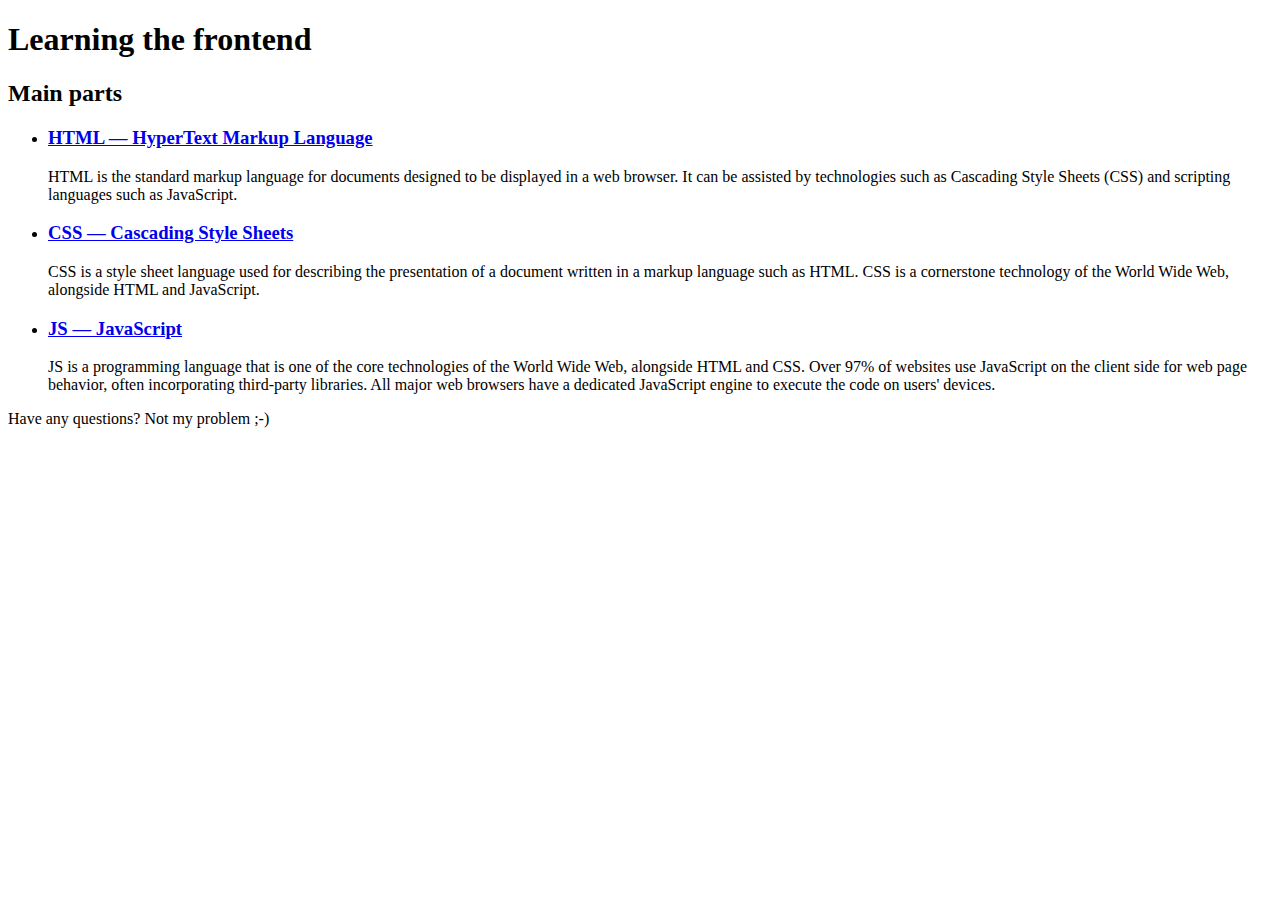
<file: first/index.html>
<!DOCTYPE html>
<html lang="en">
<head>
    <meta charset="UTF-8">
    <meta http-equiv="X-UA-Compatible" content="IE=edge">
    <meta name="viewport" content="width=device-width, initial-scale=1.0">
    <title>Learning the fronend</title>
</head>
<body>
    <header>
        <h1>Learning the frontend</h1>
    </header>

    <main>
        <h2>Main parts</h2>
        <ul>
            <li>
                <h3><a href="https://en.wikipedia.org/wiki/HTML" target="_blank">HTML — HyperText Markup Language</a></h3>
                <p>HTML is the standard markup language for documents designed to be displayed in a web browser. It can be assisted by technologies such as Cascading Style Sheets (CSS) and scripting languages such as JavaScript.</p>
            </li>
            <li>
                <h3><a href="https://en.wikipedia.org/wiki/CSS" target="_blank">CSS — Cascading Style Sheets</a></h3>
                <p>CSS is a style sheet language used for describing the presentation of a document written in a markup language such as HTML. CSS is a cornerstone technology of the World Wide Web, alongside HTML and JavaScript.</p>
            </li>
            <li>
                <h3><a href="https://en.wikipedia.org/wiki/JavaScript" target="_blank">JS — JavaScript</a></h3>
                <p>JS is a programming language that is one of the core technologies of the World Wide Web, alongside HTML and CSS. Over 97% of websites use JavaScript on the client side for web page behavior, often incorporating third-party libraries. All major web browsers have a dedicated JavaScript engine to execute the code on users' devices.</p>
            </li>
        </ul>
    </main>

    <footer>
        <p>Have any questions? Not my problem ;-)</p>
    </footer>
</body>
</html>
</file>
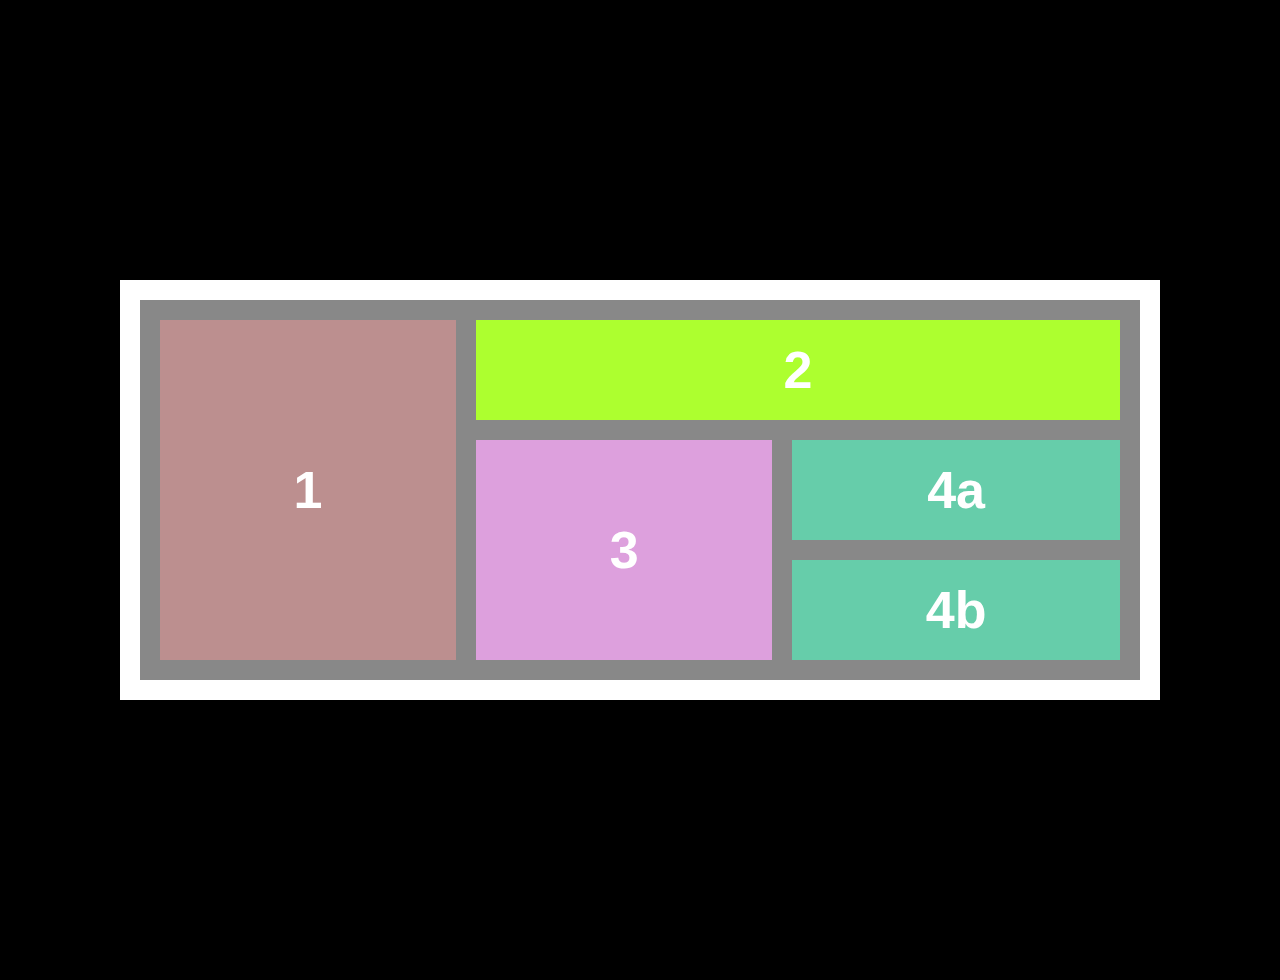
<file: flexbox-layout/index.html>
<!DOCTYPE html>
<html lang="en">
<head>
    <meta charset="UTF-8">
    <meta http-equiv="X-UA-Compatible" content="IE=edge">
    <meta name="viewport" content="width=device-width, initial-scale=1.0">
    <title>Boxes of flexbox</title>
    <link rel="stylesheet" href="main.css">
</head>



<body>
    <div class="container">
        <div class="first">
            <div class="inner">1</div>
            <div class="second">
                <div class="inner">2</div>
                <div class="third">
                    <div class="inner">3</div>
                    <div class="fourth">
                        <div class="inner">4a</div>
                        <div class="inner">4b</div>
                    </div>
                </div>
            </div>
        </div>
    </div>
</body>
</html>
</file>
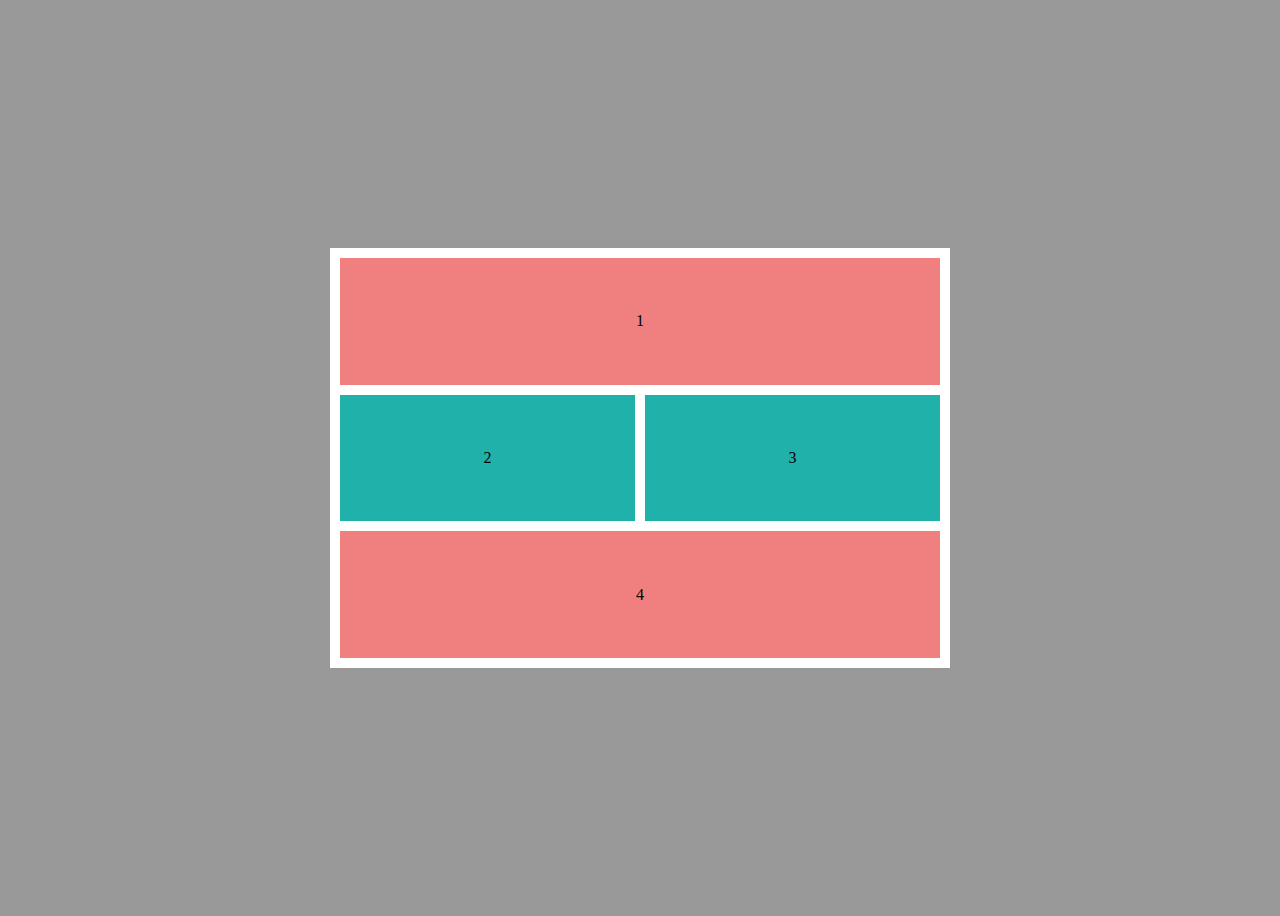
<file: grid-layout-01/index.html>
<!DOCTYPE html>
<html lang="en">
<head>
    <meta charset="UTF-8">
    <meta http-equiv="X-UA-Compatible" content="IE=edge">
    <meta name="viewport" content="width=device-width, initial-scale=1.0">
    <link rel="stylesheet" href="main.css">
    <title>Document</title>
</head>
<body>
    <div class="wrapper">
        <div class="block block--wide">1</div>
        <div class="block">2</div>
        <div class="block">3</div>
        <div class="block block--wide">4</div>
    </div>
</body>
</html>
</file>
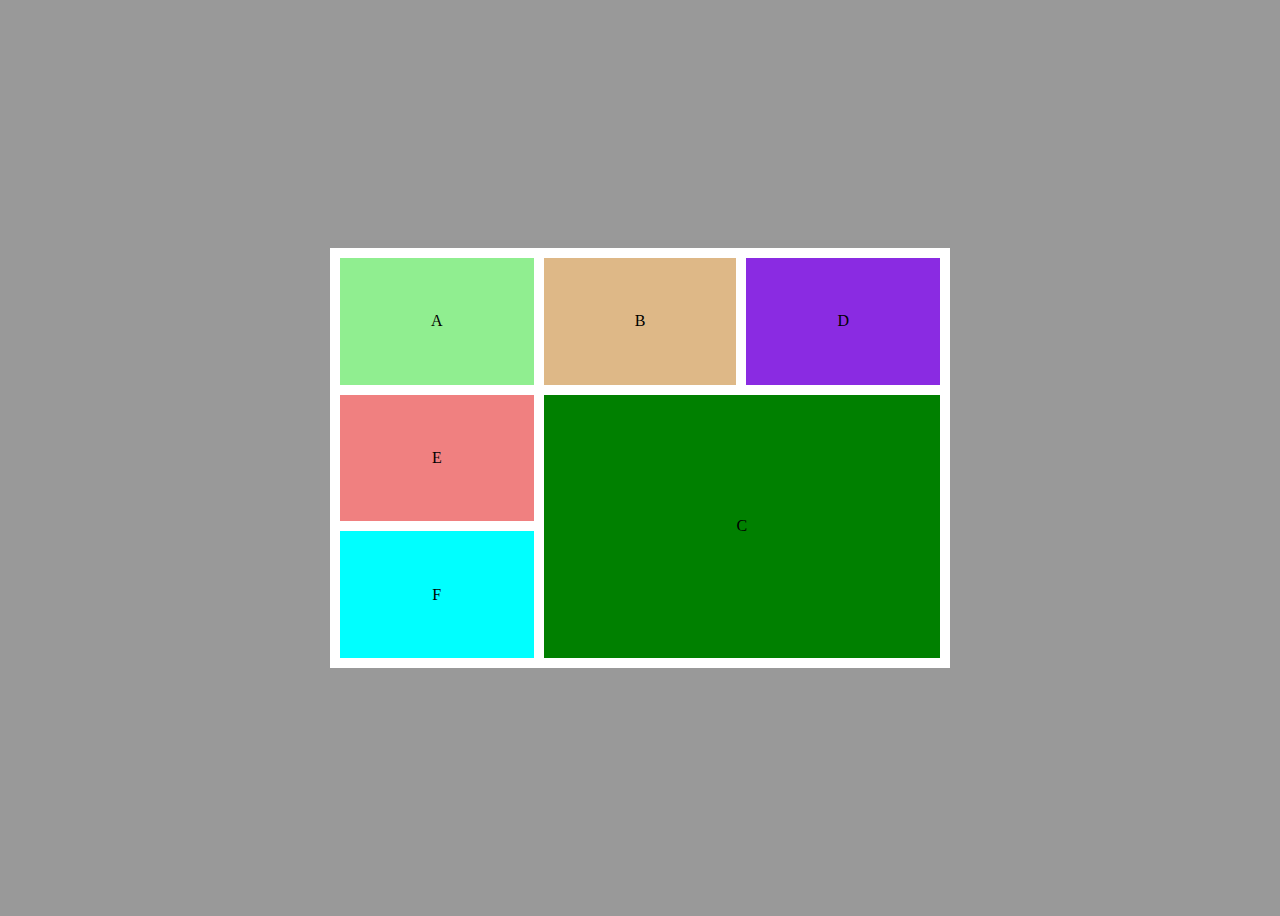
<file: grid-layout-02/index.html>
<!DOCTYPE html>
<html lang="en">
<head>
    <meta charset="UTF-8">
    <meta http-equiv="X-UA-Compatible" content="IE=edge">
    <meta name="viewport" content="width=device-width, initial-scale=1.0">
    <link rel="stylesheet" href="main.css">
    <title>Document</title>
</head>
<body>
    <div class="wrapper">
        <div class="block block__a">A</div>
        <div class="block block__b">B</div>
        <div class="block block__c">C</div>
        <div class="block block__d">D</div>
        <div class="block block__e">E</div>
        <div class="block block__f">F</div>
    </div>
</body>
</html>
</file>
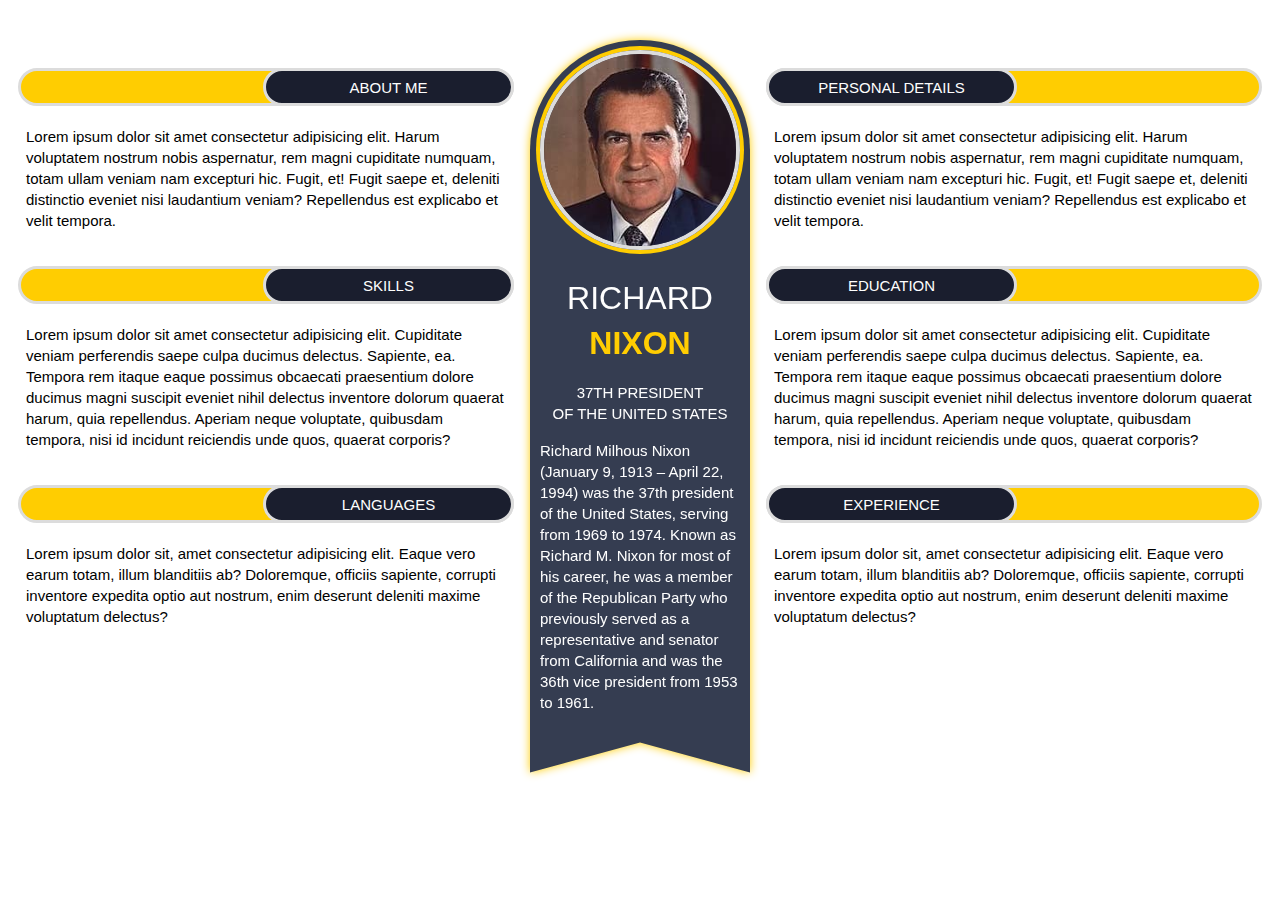
<file: person-bio/index.html>
<!DOCTYPE html>
<html lang="en">
<head>
    <meta charset="UTF-8">
    <meta http-equiv="X-UA-Compatible" content="IE=edge">
    <meta name="viewport" content="width=device-width, initial-scale=1.0">
    <title>Flexbox</title>
    <link rel="stylesheet" href="style.css">
</head>
<body>
    <div class="container">
        <div class="side-col side-col--left">
            <div class="side-col__content">
                <div class="side-col__item side-item">
                    <div class="side-item__header-wrap">
                        <div class="side-item__header">About me</div>
                    </div>
                    <div class="side-item__body">Lorem ipsum dolor sit amet consectetur adipisicing elit. Harum voluptatem nostrum nobis aspernatur, rem magni cupiditate numquam, totam ullam veniam nam excepturi hic. Fugit, et! Fugit saepe et, deleniti distinctio eveniet nisi laudantium veniam? Repellendus est explicabo et velit tempora.</div>
                </div>
                <div class="side-col__item side-item">
                    <div class="side-item__header-wrap">
                        <div class="side-item__header">Skills</div>
                    </div>
                    <div class="side-item__body">Lorem ipsum dolor sit amet consectetur adipisicing elit. Cupiditate veniam perferendis saepe culpa ducimus delectus. Sapiente, ea. Tempora rem itaque eaque possimus obcaecati praesentium dolore ducimus magni suscipit eveniet nihil delectus inventore dolorum quaerat harum, quia repellendus. Aperiam neque voluptate, quibusdam tempora, nisi id incidunt reiciendis unde quos, quaerat corporis?</div>
                </div>
                <div class="side-col__item side-item">
                    <div class="side-item__header-wrap">
                        <div class="side-item__header">Languages</div>
                    </div>
                    <div class="side-item__body">Lorem ipsum dolor sit, amet consectetur adipisicing elit. Eaque vero earum totam, illum blanditiis ab? Doloremque, officiis sapiente, corrupti inventore expedita optio aut nostrum, enim deserunt deleniti maxime voluptatum delectus?</div>
                </div>
            </div>
        </div>
        <div class="center">
            <div class="center-content__wrap">
                <div class="center-content">
                    <div class="center-content__photo">
                        <img src="portrait.jpg" alt="potrait">
                    </div>
                    <div class="center-content__name">
                        <div class="center-content__name--first">Richard</div>
                        <div class="center-content__name--last">Nixon</div>
                    </div>
                    <div class="center-content__title">
                        37th President<br>of the United States
                    </div>
                    <div class="center-content__story">
                        Richard Milhous Nixon (January 9, 1913 – April 22, 1994) was the 37th president of the United States, serving from 1969 to 1974. Known as Richard M. Nixon for most of his career, he was a member of the Republican Party who previously served as a representative and senator from California and was the 36th vice president from 1953 to 1961.
                    </div>
                </div>
            </div>
        </div>
        <div class="side-col side-col--right">
            <div class="side-col__content">
                <div class="side-col__item side-item">
                    <div class="side-item__header-wrap">
                        <div class="side-item__header">Personal details</div>
                    </div>
                    <div class="side-item__body">Lorem ipsum dolor sit amet consectetur adipisicing elit. Harum voluptatem nostrum nobis aspernatur, rem magni cupiditate numquam, totam ullam veniam nam excepturi hic. Fugit, et! Fugit saepe et, deleniti distinctio eveniet nisi laudantium veniam? Repellendus est explicabo et velit tempora.</div>
                </div>
                <div class="side-col__item side-item">
                    <div class="side-item__header-wrap">
                        <div class="side-item__header">Education</div>
                    </div>
                    <div class="side-item__body">Lorem ipsum dolor sit amet consectetur adipisicing elit. Cupiditate veniam perferendis saepe culpa ducimus delectus. Sapiente, ea. Tempora rem itaque eaque possimus obcaecati praesentium dolore ducimus magni suscipit eveniet nihil delectus inventore dolorum quaerat harum, quia repellendus. Aperiam neque voluptate, quibusdam tempora, nisi id incidunt reiciendis unde quos, quaerat corporis?</div>
                </div>
                <div class="side-col__item side-item">
                    <div class="side-item__header-wrap">
                        <div class="side-item__header">Experience</div>
                    </div>
                    <div class="side-item__body">Lorem ipsum dolor sit, amet consectetur adipisicing elit. Eaque vero earum totam, illum blanditiis ab? Doloremque, officiis sapiente, corrupti inventore expedita optio aut nostrum, enim deserunt deleniti maxime voluptatum delectus?</div>
                </div>
            </div>
        </div>
    </div>
</body>
</html>
</file>
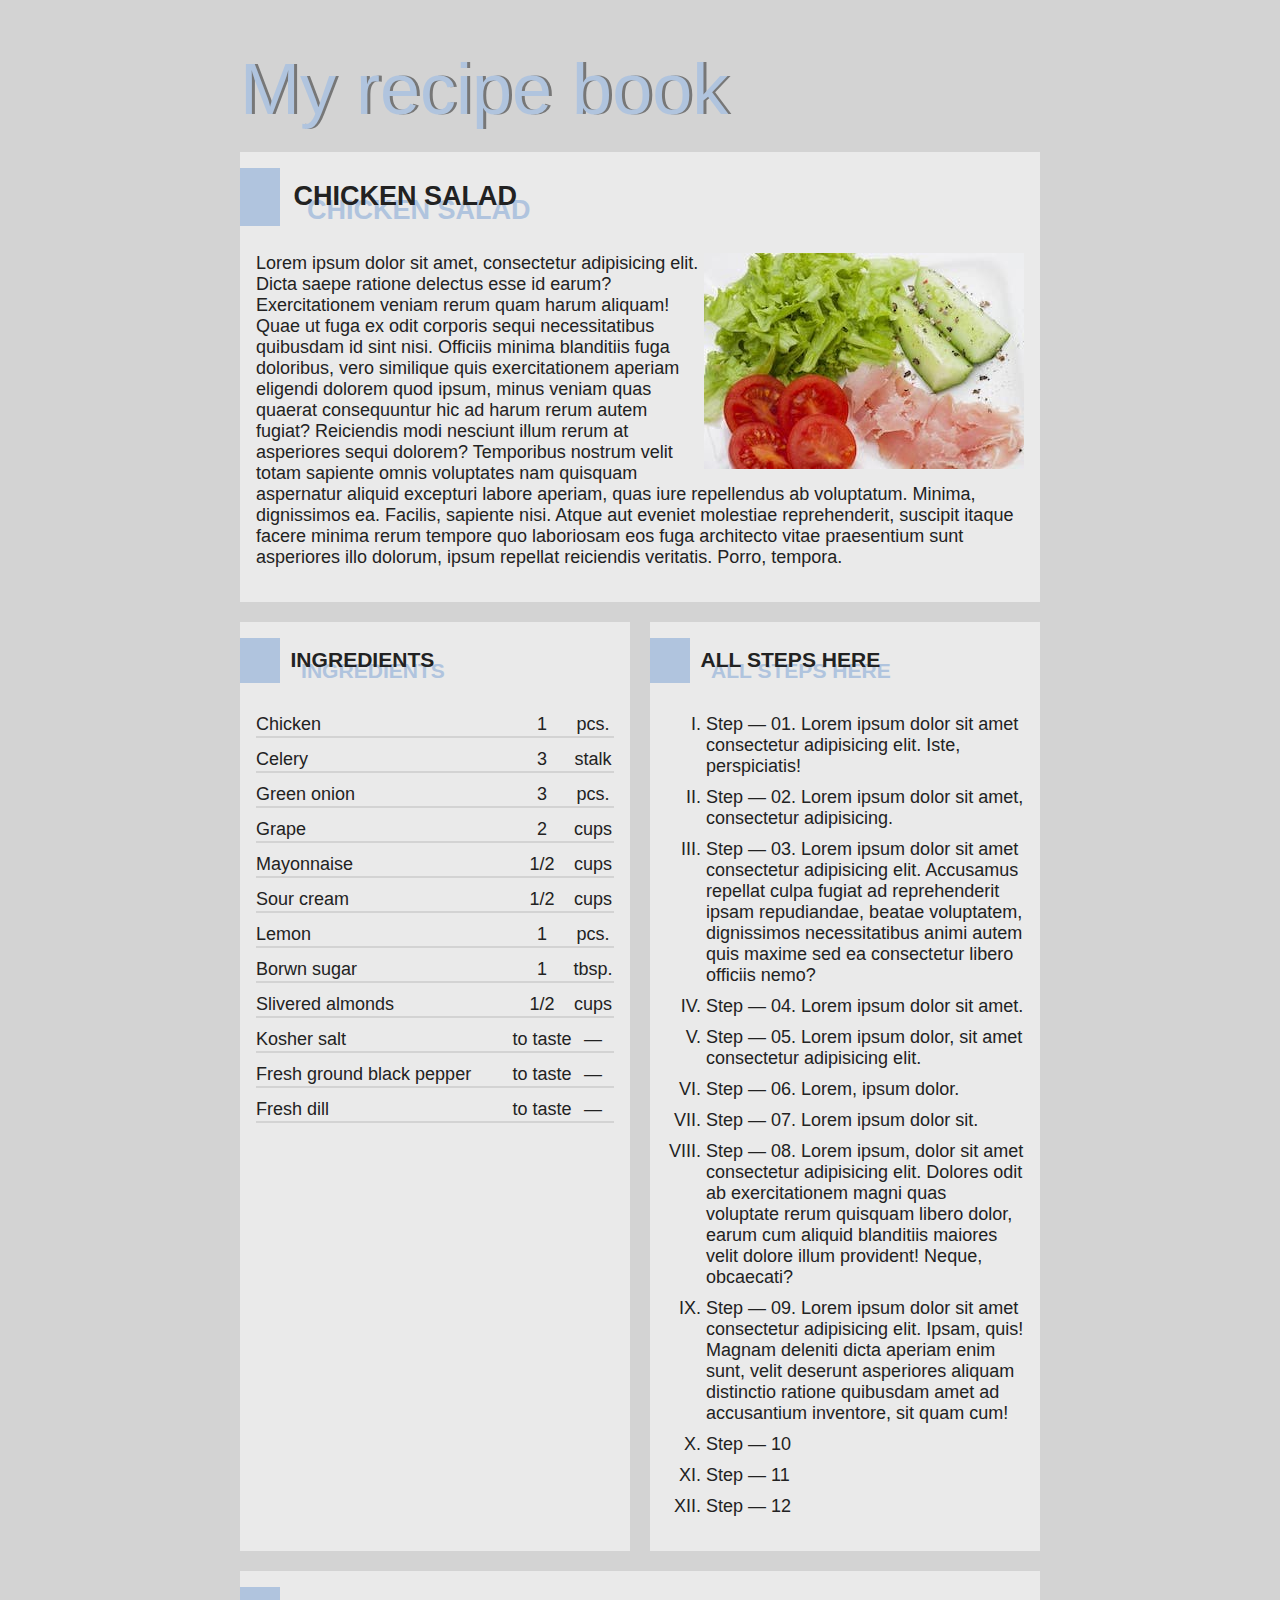
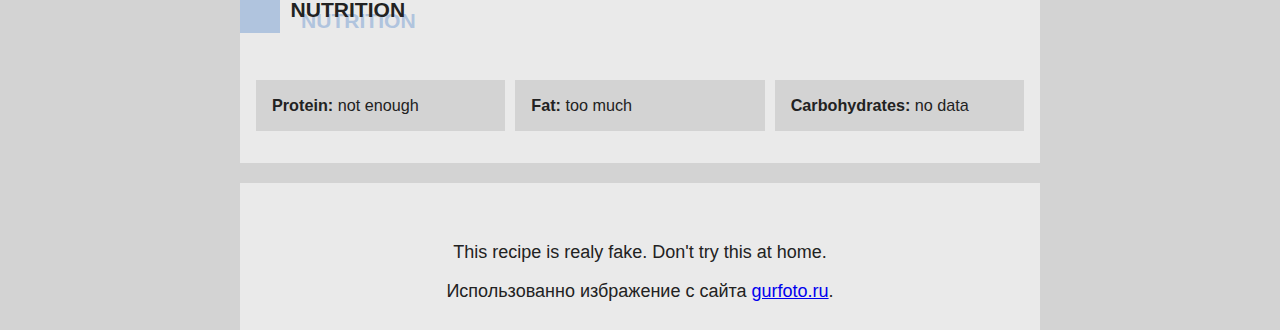
<file: recipe/index.html>
<!DOCTYPE html>
<html lang="en">
<head>
    <meta charset="UTF-8">
    <meta http-equiv="X-UA-Compatible" content="IE=edge">
    <meta name="viewport" content="width=device-width, initial-scale=1.0">
    <title>Recipe book — Chicken salad</title>
    <link rel="stylesheet" href="styles/style.css">
</head>
<body>
    <header class="header">
        <h1>My recipe book</h1>
    </header>
    <main class="recipe">
        <div class="recipe__header">
            <h2>Chicken salad</h2>
            <p class="recipe__description">
                <img src="images/salad.jpg" alt="salad" width="320" height="216">
               Lorem ipsum dolor sit amet, consectetur adipisicing elit. Dicta saepe ratione delectus esse id earum? Exercitationem veniam rerum quam harum aliquam! Quae ut fuga ex odit corporis sequi necessitatibus quibusdam id sint nisi. Officiis minima blanditiis fuga doloribus, vero similique quis exercitationem aperiam eligendi dolorem quod ipsum, minus veniam quas quaerat consequuntur hic ad harum rerum autem fugiat? Reiciendis modi nesciunt illum rerum at asperiores sequi dolorem? Temporibus nostrum velit totam sapiente omnis voluptates nam quisquam aspernatur aliquid excepturi labore aperiam, quas iure repellendus ab voluptatum. Minima, dignissimos ea. Facilis, sapiente nisi. Atque aut eveniet molestiae reprehenderit, suscipit itaque facere minima rerum tempore quo laboriosam eos fuga architecto vitae praesentium sunt asperiores illo dolorum, ipsum repellat reiciendis veritatis. Porro, tempora. 
            </p>
        </div>
        <div class="recipe__body">
            <div class="ingredients">
                <h3 class="ingredients__header">Ingredients</h3>
                <ul class="ingredients__list">
                    <li class="ingredients__item recipe-item">
                        <div class="recipe-item__name">Chicken</div>
                        <div class="recipe-item__qty">1</div>
                        <div class="recipe-item__unit">pcs.</div>
                    </li>
                    <li class="ingredients__item recipe-item">
                        <div class="recipe-item__name">Celery</div>
                        <div class="recipe-item__qty">3</div>
                        <div class="recipe-item__unit">stalk</div>
                    </li>
                    <li class="ingredients__item recipe-item">
                        <div class="recipe-item__name">Green onion</div>
                        <div class="recipe-item__qty">3</div>
                        <div class="recipe-item__unit">pcs.</div>
                    </li>
                    <li class="ingredients__item recipe-item">
                        <div class="recipe-item__name">Grape</div>
                        <div class="recipe-item__qty">2</div>
                        <div class="recipe-item__unit">cups</div>
                    </li>
                    <li class="ingredients__item recipe-item">
                        <div class="recipe-item__name">Mayonnaise</div>
                        <div class="recipe-item__qty">1/2</div>
                        <div class="recipe-item__unit">cups</div>
                    </li>
                    <li class="ingredients__item recipe-item">
                        <div class="recipe-item__name">Sour cream</div>
                        <div class="recipe-item__qty">1/2</div>
                        <div class="recipe-item__unit">cups</div>
                    </li>
                    <li class="ingredients__item recipe-item">
                        <div class="recipe-item__name">Lemon</div>
                        <div class="recipe-item__qty">1</div>
                        <div class="recipe-item__unit">pcs.</div>
                    </li>
                    <li class="ingredients__item recipe-item">
                        <div class="recipe-item__name">Borwn sugar</div>
                        <div class="recipe-item__qty">1</div>
                        <div class="recipe-item__unit">tbsp.</div>
                    </li>
                    <li class="ingredients__item recipe-item">
                        <div class="recipe-item__name">Slivered almonds</div>
                        <div class="recipe-item__qty">1/2</div>
                        <div class="recipe-item__unit">cups</div>
                    </li>
                    <li class="ingredients__item recipe-item">
                        <div class="recipe-item__name">Kosher salt</div>
                        <div class="recipe-item__qty">to taste</div>
                        <div class="recipe-item__unit">—</div>
                    </li>
                    <li class="ingredients__item recipe-item">
                        <div class="recipe-item__name">Fresh ground black pepper</div>
                        <div class="recipe-item__qty">to taste</div>
                        <div class="recipe-item__unit">—</div>
                    </li>
                    <li class="ingredients__item recipe-item">
                        <div class="recipe-item__name">Fresh dill</div>
                        <div class="recipe-item__qty">to taste</div>
                        <div class="recipe-item__unit">—</div>
                    </li>
                </ul>
            </div>
            <div class="directions">
                <h3 class="directions__header">All steps here</h3>
                <ol class="directions__list steps" type="I">
                    <li class="steps__item">Step — 01. Lorem ipsum dolor sit amet consectetur adipisicing elit. Iste, perspiciatis!</li>
                    <li class="steps__item">Step — 02. Lorem ipsum dolor sit amet, consectetur adipisicing.</li>
                    <li class="steps__item">Step — 03. Lorem ipsum dolor sit amet consectetur adipisicing elit. Accusamus repellat culpa fugiat ad reprehenderit ipsam repudiandae, beatae voluptatem, dignissimos necessitatibus animi autem quis maxime sed ea consectetur libero officiis nemo?</li>
                    <li class="steps__item">Step — 04. Lorem ipsum dolor sit amet.</li>
                    <li class="steps__item">Step — 05. Lorem ipsum dolor, sit amet consectetur adipisicing elit.</li>
                    <li class="steps__item">Step — 06. Lorem, ipsum dolor.</li>
                    <li class="steps__item">Step — 07. Lorem ipsum dolor sit.</li>
                    <li class="steps__item">Step — 08. Lorem ipsum, dolor sit amet consectetur adipisicing elit. Dolores odit ab exercitationem magni quas voluptate rerum quisquam libero dolor, earum cum aliquid blanditiis maiores velit dolore illum provident! Neque, obcaecati?</li>
                    <li class="steps__item">Step — 09. Lorem ipsum dolor sit amet consectetur adipisicing elit. Ipsam, quis! Magnam deleniti dicta aperiam enim sunt, velit deserunt asperiores aliquam distinctio ratione quibusdam amet ad accusantium inventore, sit quam cum!</li>
                    <li class="steps__item">Step — 10</li>
                    <li class="steps__item">Step — 11</li>
                    <li class="steps__item">Step — 12</li>
                </ol>
            </div>
        </div>
        <div class="recipe__footer">
            <h3>Nutrition</h3>
            <div class="recipe__footer-body">
                <p><b>Protein:</b> not enough</p>
                <p><b>Fat:</b> too much</p>
                <p><b>Carbohydrates:</b> no data</p>
            </div>
        </div>
    </main>
    <footer class="footer">
        <div class="footer__disclaimer">
            <p>This recipe is realy fake. Don't try this at home.</p>
            <p>Использованно избражение с сайта <a href="http://gurfoto.ru" target="_blank" rel="noopener noreferrer">gurfoto.ru</a>.</p>
        </div>
    </footer>
</body>
</html>
</file>
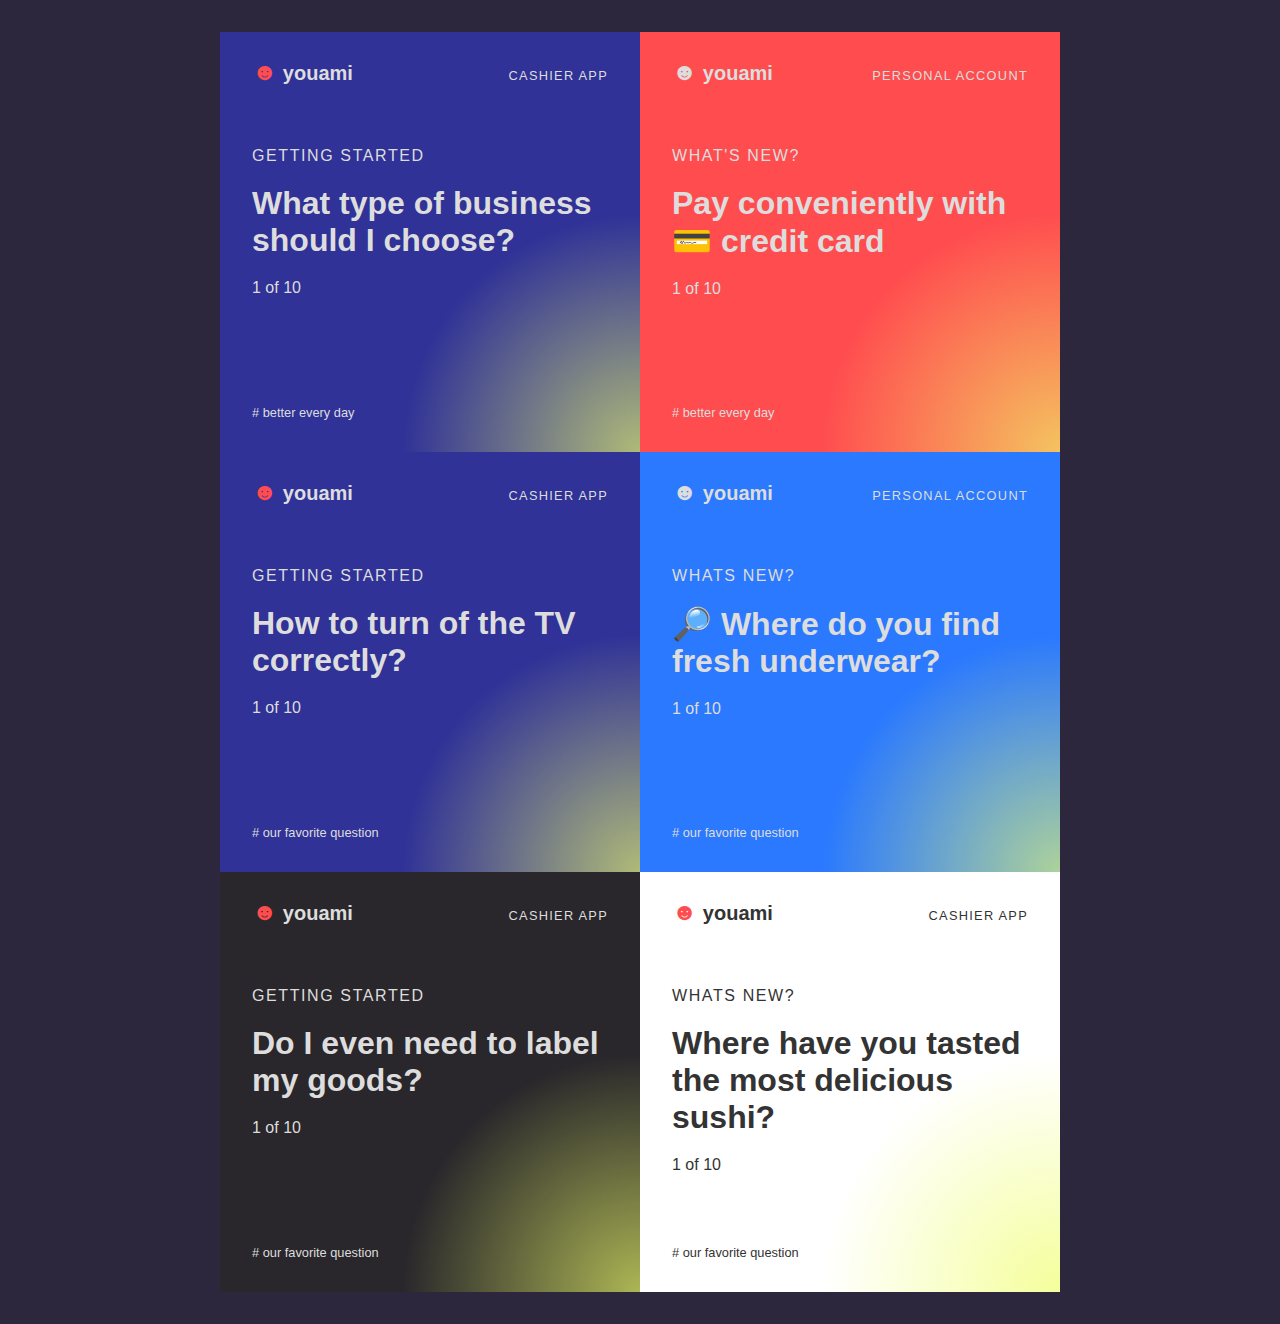
<file: youami/index.html>
<!DOCTYPE html>
<html lang="en">
<head>
    <meta charset="UTF-8">
    <meta http-equiv="X-UA-Compatible" content="IE=edge">
    <meta name="viewport" content="width=device-width, initial-scale=1.0">
    <link rel="stylesheet" href="style.css">
    <title>Document</title>
</head>
<body>
    <main class="wrapper">
        <article class="block">
            <div class="block__header">
                <div class="block__header-logo">
                    youami
                </div>
                <div class="block__header-subject">
                    cashier app
                </div>
            </div>
            <div class="block__main">
                <div class="block__main-part">Getting started</div>
                <h2 class="block__main-header">What type of business should I choose?</h2>
                <div class="block__main-pages">1 of 10</div>
            </div>
            <div class="block__footer"># better every day</div>
        </article>
        <article class="block block--red">
            <div class="block__header">
                <div class="block__header-logo block__header-logo--white-smile">
                    youami
                </div>
                <div class="block__header-subject">Personal account</div>
            </div>
            <div class="block__main">
                <div class="block__main-part">What's new?</div>
                <h2 class="block__main-header">Pay conveniently with 💳 credit card</h2>
                <div class="block__main-pages">1 of 10</div>
            </div>
            <div class="block__footer"># better every day</div>
        </article>
        <article class="block">
            <div class="block__header">
                <div class="block__header-logo">
                    youami
                </div>
                <div class="block__header-subject">Cashier app</div>
            </div>
            <div class="block__main">
                <div class="block__main-part">Getting started</div>
                <h2 class="block__main-header">How to turn of the TV correctly?</h2>
                <div class="block__main-pages">1 of 10</div>
            </div>
            <div class="block__footer"># our favorite question</div>
        </article>
        <article class="block block--lightblue">
            <div class="block__header">
                <div class="block__header-logo block__header-logo--white-smile">
                    youami
                </div>
                <div class="block__header-subject">Personal account</div>
            </div>
            <div class="block__main">
                <div class="block__main-part">Whats new?</div>
                <h2 class="block__main-header">🔎 Where do you find fresh underwear?</h2>
                <div class="block__main-pages">1 of 10</div>
            </div>
            <div class="block__footer"># our favorite question</div>
        </article>
        <article class="block block--grey">
            <div class="block__header">
                <div class="block__header-logo">
                    youami
                </div>
                <div class="block__header-subject">
                    cashier app
                </div>
            </div>
            <div class="block__main">
                <div class="block__main-part">Getting started</div>
                <h2 class="block__main-header">Do I even need to label my goods?</h2>
                <div class="block__main-pages">1 of 10</div>
            </div>
            <div class="block__footer"># our favorite question</div>
        </article>
        <article class="block block--white">
            <div class="block__header">
                <div class="block__header-logo">
                    youami
                </div>
                <div class="block__header-subject">
                    cashier app
                </div>
            </div>
            <div class="block__main">
                <div class="block__main-part">Whats new?</div>
                <h2 class="block__main-header">Where have you tasted the most delicious sushi?</h2>
                <div class="block__main-pages">1 of 10</div>
            </div>
            <div class="block__footer"># our favorite question</div>
        </article>
    </main>
</body>
</html>
</file>
<file: main.css>
/* On this page I used pure HTML */
</file>
<file: bank-app/styles/main.css>
:root {
    --main-width: 420px;
    --main-text-color: #333;
    --grey-text-color: #777;
    --first-grad-color: #4b11a2;
    --second-grad-color: #7a64f8;
    --bgc-lines-color: #533aeb;
    --red-point-color: #c5515a;
    --green-point-color: #31895e;
}

body {
    display: flex;
    flex-direction: column;
    min-height: 100vh; 
    max-width: var(--main-width);
    margin: 0 auto;
    padding: 0;
    font-family: 'Segoe UI', Tahoma, Geneva, Verdana, sans-serif;
    font-size: 16px;
    color: var(--main-text-color);  
    /* background-color: rgba(250, 128, 114, 0.278); */
    box-shadow: inset 0 -10px 5px #999;
}

h2 {
    font-weight: 400;
    font-size: 1.3rem;
    line-height: 1.7;
}


.header__top {
    margin: 1rem;
    display: flex;
    justify-content: space-between;
}

.header__top-logo svg {
    height: 40px;
}

.header__top-user {
   width: 40px;
   height: 40px;
   border-radius: 100%;
   background-color: aquamarine;
}

.main {
    flex-grow: 1;
    padding-bottom: 50px;
}

.main-nav {
    position: fixed;
    z-index: 10;
    max-width: var(--main-width);
    margin: 0 auto;
    padding: 5px 0;
    display: flex;
    justify-content: space-around;
    align-items: center;
    font-size: 26px;
    height: 40px;
    bottom: 0;
    left: 0;
    right: 0;
    background-color: aliceblue;    
}

.my-wallet {    
    margin: 1rem 1rem 2rem;
}

.my-wallet__list {
    margin: 0;
    padding: 0;
    aspect-ratio: 5 / 4;
    overflow: scroll;
    list-style: none;
    scrollbar-gutter: stable both-edges;
}

.card {
    aspect-ratio: 16 / 9;
    border-radius: 26px;    
    margin-bottom: 1rem;
    padding: 1rem;
    display: flex;
    flex-direction: column;
    background-color: #6951ff;
    background-image: radial-gradient(
            circle at 90% 25%,
            transparent 0, transparent 18%,
            var(--bgc-lines-color) 18% , var(--bgc-lines-color) 19%,
            transparent 19%, transparent 27%,
            var(--bgc-lines-color) 27% , var(--bgc-lines-color) 28%,
            transparent 28%, transparent 100%
            ),
        radial-gradient(
            circle at 90% 25%,
             var(--first-grad-color) 0%,
             var(--second-grad-color) 90%);
    border: 1px solid rgb(220, 100, 20);
    color: aliceblue;
}

.card--light {
    background-color: aliceblue;
    background-image: none;
    color: #6951ff;
    border: 1px solid #ccc;

}

.card__header {
    display: flex;
    justify-content: space-between;
    align-items: baseline;
}

.card__header-name {
    font-size: 1.5rem;
    font-weight: 200;
}

.card__header-date {
    font-size: .9rem;
}

.card__sum {
    margin-top: 1rem;
}

.card__footer {
    margin-top: auto;
    display: flex;
    justify-content: space-between;
}
.transactions {
    margin: 1rem 1rem 2rem;
}



.transactions__header {
    display: flex;
    justify-content: space-between;
    align-items: baseline;
}

.transactions__all-view {
    font-size: .8rem;
    color: var(--grey-text-color);
}

.transactions__list {
    margin: 0;
    padding: 0;
    list-style: none;
    flex-grow: 1;
}

.t-item {
    display: flex;
    align-items: center;
    margin-bottom: 30px;
}

.super-wraper {
    display: flex;

}

.t-item__icon {
    position: relative;
    margin-right: 10px;
    width: 40px;
    height: 40px;
    border-radius: 100%;
    background-color: rgba(62, 89, 111, 0.662);
}

.t-item__icon:before {
    content: "↓";
    position: absolute;
    height: 12px;
    width: 12px;
    bottom: 0;
    right: 0;
    border-radius: 50%;
    background: var(--red-point-color);
    display: flex;
    justify-content: center;
    align-items: center;
    font-size: 9px;
}

.t-item--income .t-item__icon:before {
    content: "↑";
    background: var(--green-point-color);
}

.t-item__name {
    margin-bottom: 5px;
}
.t-item__date {
    font-size: .8rem;
    color: var(--grey-text-color);
}

.t-item__sum {
    margin-left: auto;
}
</file>
<file: cryp-app/styles/main.css>
@import 'common.css';
@import 'aside.css';
@import 'header.css';
</file>
<file: fintech-app/styles/main.css>
@import "svg.css";

:root {
    --accent-color: rgb(222,185,254);
    --second-accent-color: rgb(166,236,201);
    --main-font-color: #070707;
    --grey-font-color: #6a6a6a;
    --main-bgc: #fefefe;
    --gray-bgc: #f7f7f7;
    --nav-width: 280px;
}

html {
    box-sizing: border-box;
}
  
*, *:before, *:after {
    box-sizing: inherit;
}

body {
    max-width: 1280px;
    margin: 0;
    font-family:'Trebuchet MS', 'Lucida Sans Unicode', 'Lucida Grande', 'Lucida Sans', Arial, sans-serif;
    font-size: 16px;
    line-height: 1.4;
    font-weight: 400;
    color: var(--main-font-color);
}

.header {
    margin-left: var(--nav-width);
    display: flex;flex-wrap: wrap;
    align-items: center;
    padding: 1.5rem;    
}

.header__greeting {
    flex: 1;   
    font-size: 2.1rem;
    font-weight: 600;
    margin-right: auto;
}

.header__greeting span{
    font-size: 1.4rem;
}

.header__search {
    position: relative;
    flex: 0 0 260px;
    margin-left: 1.5rem;
    
}

.header__search input {
    width: 100%;
    padding: 0.8rem 1rem .8rem 2.5rem;
    border: none;
    background-color: var(--gray-bgc);    
    border-radius: 6px;
}

.header__search::before {
    content: "🔍";
    position: absolute;
    width: 20px;
    height: 20px;
    top: 11px;
    left: 12px;
    z-index: 10;
}

.header__alert {
    flex: 0 0 32px;
    margin-left: 1.5rem;
    width: 32px;
    height: 32px;
    display: flex;
    justify-content: center;
    align-items: center;
}

.header__user {
    flex: 0 0 48px;
    margin-left: 1.5rem;
    width: 48px;
    height: 48px;
    border-radius: 50%;
    background-color: var(--grey-font-color);
}

.main {
    margin-left: var(--nav-width);
    display: flex;
    flex-wrap: wrap;
    padding: 0.5rem;
    /* gap: 1rem; */
}

.main__left {
    flex: 5 0 50px;
}

.main__right {
    flex: 3 0 30px;
}

.info-block {
    margin-bottom: 1rem;
    padding: 1rem;
}

.info-block__header {
    display: flex;
    justify-content: space-between;
    align-items: baseline;
    gap: 1.5rem;
    margin-bottom: 1rem;
}

.info-block__header h2 {
    margin: 0;
}

.info-block__header span {
    font-size: .9rem;
    color: var(--grey-font-color);
    cursor: pointer;
}

.info-block__list {
    margin: 0;
    padding: 0;
    list-style: none;
}

.list-item {
    display: flex;
    align-items: center;
}

.list-item:not(:last-child) {
    margin-bottom: 1rem;
}

.list-item__icon {
    width: 40px;
    height: 40px;
    margin-right: 0.7rem;
    border-radius: 50%;
    background: radial-gradient(
        var(--main-bgc),
        var(--main-font-color) 20%,
        var(--main-font-color) 30%,
        var(--second-accent-color) 35%,
        var(--main-font-color) 50%
        );
}

.list-item__text {
    flex-grow: 1;
    display: flex;
    flex-wrap: wrap;
    align-items: baseline;
    justify-content: space-between;
}

.list-item__date {
    margin-right: 1.5rem;
    font-size: .8rem;
    color: var(--grey-font-color);
}

.list-item__value {
    margin-left: auto;
    width: 10ch;
}

.list-item__btn {
    padding: .2rem 0 .2rem .5rem;
    font-size: 1.5rem;
    font-weight: 600;
    color: var(--grey-font-color);
    cursor: pointer;
}

.info-block__list--history .list-item__icon {
    background: radial-gradient(
        var(--main-bgc),
        var(--main-font-color) 20%,
        var(--main-font-color) 30%,
        var(--accent-color) 35%,
        var(--main-font-color) 50%
        );
}

.info-block__list--history .list-item__text {
display: block;
}

.info-block__list--history .list-item__value {
    width: 8ch;
    text-align: right;
}

.card-list {
    margin: 0;
    padding: 0;
    list-style: none;
    display: flex;
    justify-content: center;
    flex-wrap: wrap;
    gap: .8rem;

}
.card {
    position: relative;
    flex: 1 0 200px;
    display: flex;
    flex-direction: column;
    justify-content: flex-end;
    aspect-ratio: 1.586;
    max-width: 280px;
    border-radius: 1rem;
    padding: 1rem;
    background-color: var(--main-font-color);
    background: linear-gradient(to right, var(--main-font-color) 75%, var(--accent-color) 75%);
}

.card--green {
    background: linear-gradient(to right, var(--main-font-color) 75%, var(--second-accent-color) 75%);
}

.card__logo {
    width: 40px;
    height: 30px;
}

.card__no {
    margin-top: .5rem;
    color: var(--gray-bgc);
}

.card__cardholder {
    margin-top: .4rem;
    font-size: .9rem;
    color: var(--grey-font-color);
}

.card__exp {
    position: absolute;
    bottom: 1.5rem;
    right: .7rem;
    font-size: .8rem;
    transform: rotate(-90deg);
}

.card__logo2 {
    position: absolute;
    top: 1rem;
    right: 1rem;
}

.chart-radio {
    display: flex;
    gap: 0.5rem;
}

.chart-radio input {
    display: none;
}

.chart-radio label {
    padding: .6rem .8rem .5rem;
    border-radius: 100px;
    cursor: pointer;
    border: 1px solid var(--grey-font-color);
    transition: all 300ms ease-in-out;
}

.chart-radio input:checked+label {
    border: 1px solid var(--accent-color);
    background-color: var(--accent-color);
}

.chart-radio--time label {
    color: var(--grey-font-color);
    border: 1px solid transparent;
}

.chart-radio--time input:checked+label {
    color: inherit;
    border: 1px solid var(--second-accent-color);
    background: none;
}

.chart-placeholder {
    width: 100%;
    aspect-ratio: 3/2;
    display: flex;
    justify-content: center;
    align-items: center;
    color: var(--gray-bgc);
    text-shadow: 2rem 1.5rem var(--second-accent-color), -2rem -1.5rem var(--accent-color) ;
    background-color: var(--grey-font-color);
}

.navigation {
    position: fixed;
    top: 0;
    bottom: 0;
    left: 0;
    overflow-y: scroll;
    min-width: var(--nav-width);
    min-height: 100vh;
    display: flex;
    flex-direction: column;
    background-color: var(--gray-bgc);
    padding: 2rem 1.5rem;
}

.navigation h1 {
    margin: 0 0 2rem;
    font-size: 2rem;
}

.main-nav {
    margin-bottom: 1rem;
}

.main-nav__list {
    margin: 0;
    padding: 0;
    list-style: none;
}

.main-nav__item:not(:last-child) {
    margin-bottom: .5rem;
}

.main-nav__link {
    padding: .5rem 0.8rem;
    display: flex;
    align-items: center;
    text-decoration: none;
    color: var(--grey-font-color);
    border-radius: 6px;
    transition: all 300ms ease-in-out;
}

.main-nav__item--active .main-nav__link {
    padding: .8rem;
    color: var(--main-font-color);
    background-color: var(--accent-color);
}

.main-nav__link:hover {
    color: var(--main-font-color);
    background-color: var(--second-accent-color);
}

.main-nav__link>span {
    display: flex;
    justify-content: center;
    align-items: center;
    width: 28px;
    height: 28px;
    margin-right: 1rem;
    border-radius: 6px;
    background-color: var(--grey-font-color);
}

.system-nav {
    margin-top: auto;
}

.system-nav__list {
    margin: 0;
    padding: 0;
    list-style: none;
}

.system-nav__item:not(:last-child) {
    margin-bottom: .5rem;
}

.system-nav__link {
    padding: .5rem 0.8rem;
    display: flex;
    align-items: center;
    text-decoration: none;
    color: var(--grey-font-color);
    transition: all 300ms ease-in-out;
}

.system-nav__item--active .system-nav__link {
    color: var(--main-font-color);
}

.system-nav__link:hover {
    color: var(--main-font-color);
}

.system-nav__link>span {
    display: flex;
    justify-content: center;
    align-items: center;
    width: 26px;
    height: 26px;
    margin-right: 1rem;
    border-radius: 50%;
    background-color: var(--grey-font-color);
}
</file>
<file: flexbox-layout/main.css>
:root {
    --blocks-gap: 20px
}

body {
    background-color: #000;
    max-width: 1000px;
    min-height: 100vh;
    margin: 0 auto;
    padding: calc(var(--blocks-gap) * 2);
    display: flex;
    justify-content: center;
    align-items: center;
    font-family: 'Franklin Gothic Medium', 'Arial Narrow', Arial, sans-serif;
    font-size: 52px;
    font-weight: 600;
    color: #fff;
}

.container {
    min-width: 100%;
    background-color: #fff;
    padding: var(--blocks-gap);
}

.inner {
    flex-grow: 1;
    display: flex;
    justify-content: center;
    align-items: center;
    padding: var(--blocks-gap);
}

.first {
    display: flex;
    gap: var(--blocks-gap);
    padding: var(--blocks-gap);
    background-color: #888;
}

.first>.inner {
    background-color: rosybrown;
}

.second {
    flex-grow: 2;
    display: flex;
    gap: 20px;
    flex-direction: column;
}

.second>.inner {
    background-color: greenyellow;
}

.third {
    flex-grow: 2;
    display: flex;
    gap: 20px;
}

.third>.inner {
    background-color: plum;
}

.fourth {
    flex-grow: 1;
    display: flex;
    gap: 20px;
    flex-direction: column;
}

.fourth>.inner {
    background-color: mediumaquamarine;
}
</file>
<file: grid-layout-01/main.css>
body {    
    min-height: 100vh;
    background-color: #999;
    display: grid;
    justify-content: center;
    align-content: center;
}

.wrapper {
    background-color: #fff;
    padding: 10px;
    height: clamp(200px, 60vh, 400px);
    width: clamp(200px, 80vw, 600px);
    display: grid;
    grid-template-columns: 1fr 1fr;
    /* grid-template-columns: 1fr 1fr; */
    gap: 10px;
}

.block {
    background-color: lightseagreen;
    display: grid;
    justify-content: center;
    align-content: center;
    padding: 10px;
}

.block--wide {
    grid-column: 1 / 3;
    background-color: lightcoral;
}
</file>
<file: grid-layout-02/main.css>
body {    
    min-height: 100vh;
    background-color: #999;
    display: grid;
    justify-content: center;
    align-content: center;
}

.wrapper {
    background-color: #fff;
    padding: 10px;
    height: clamp(200px, 60vh, 400px);
    width: clamp(200px, 80vw, 600px);
    display: grid;
    gap: 10px;
    grid-template-areas: 
        "a b d"
        "e c c"
        "f c c";
}

.block {
    background-color: lightgray;
    display: grid;
    justify-content: center;
    align-content: center;
    padding: 10px;
}

.block__a {
    grid-area: a;
    background-color: lightgreen;
}

.block__b {
    grid-area: b;
    background-color: burlywood;
}

.block__c {
    grid-area: c;
    background-color: green;
}

.block__d {
    grid-area: d;
    background-color: blueviolet;
}

.block__e {
    grid-area: e;
    background-color: lightcoral;
}

.block__f {
    grid-area: f;
    background-color: aqua;
}
</file>
<file: person-bio/style.css>
:root {
    --main-grey: #353d51;
    --main-darkgrey: #1a1e2e;
    --main-lightgrey: #dcdcdc;
    --main-yellow: #ffcd01;
    --dark-text: #7f7f7f;
    --light-text: #fefefe;
    --block-bgc: #dadada;
    --block-padding: 8px;
    --header-item-height: 32px;
    --item-header-border-width: 3px;
    --item-header-boreder: solid var(--item-header-border-width) var(--main-lightgrey);
}

html {
    box-sizing: border-box;
    font-family: Arial, Helvetica, sans-serif;
    font-size: 15px;
    line-height: 1.4;
    font-weight: 100;
    font-smooth: always;
    -webkit-font-smoothing: antialiased;
    -moz-osx-font-smoothing: grayscale;
}

body {
    max-width: 1280px;
    margin: 0 auto;
}

.container {
    min-width: 900px;
    margin: 0 10px;
    display: flex;
    justify-content: center;
    gap: var(--block-padding);
    min-height: 100vh;
}

.center {
    flex: 0 0 220px;
}

.side-col {
    flex: 1 0 250px;
    padding: var(--block-padding);
}

.side-col__item:not(:last-child) {
    margin-bottom: 35px;
}

.center-content__wrap {
    filter: drop-shadow(0 0px 5px var(--main-yellow));
 }

.center-content {
    margin-top: 40px;
    padding: 10px 10px 60px;
    border-radius: 110px 110px 0 0 ;
    background-color: var(--main-grey);
    color: var(--light-text);
    clip-path: polygon(0% 0%, 100% 0%, 100% 100%, 50% calc(100% - 30px), 0 100%);
}

.center-content__photo {  
    margin-bottom: 26px;  
    border-radius: 50%;
    box-shadow: 0 0 0 4px var(--main-yellow); 
    border: solid 4px var(--main-lightgrey); 
    overflow: hidden;
}

.center-content__photo img {
    display: block;
    width: 100%;
    object-fit: cover;
}

.center-content__name {
    margin-bottom: 16px;
    font-size: 32px;
    text-align: center;
    text-transform: uppercase;
}

.center-content__name--last {
    color: var(--main-yellow);
    font-weight: 600;
}

.center-content__title {
    margin-bottom: 16px;
    text-align: center;
    text-transform: uppercase;
}

.side-col__content {
    margin-top: 60px;
}

.side-item__header-wrap {
    height: var(--header-item-height);
    margin-bottom: 20px;
    border-radius: calc(var(--header-item-height) / 2 + var(--item-header-border-width));
    background-color: var(--main-yellow);
    border: var(--item-header-boreder);
}

.side-item__header {
    width: 50%;
    height: 100%;
    margin-top: calc(0px - var(--item-header-border-width));
    margin-right: calc(0px - var(--item-header-border-width));
    margin-bottom: 0;
    margin-left: auto;
    display: flex;
    justify-content: center;
    align-items: center;
    color: var(--light-text);
    text-transform: uppercase;
    background-color: var(--main-darkgrey);
    border-radius: calc(var(--header-item-height) / 2 + var(--item-header-border-width));
    border: var(--item-header-boreder)
}

.side-col--right .side-item__header {
    margin-right: auto;
    margin-left: calc(0px - var(--item-header-border-width));

}

.side-item__body {
    padding: 0 var(--block-padding);
}
</file>
<file: recipe/styles/style.css>
:root {
    --body-bgc: #d3d3d3;
    --block-bgc: #eaeaea;
    --block-gap: 2ch;
    --block-padding: 1rem;
    --accent-color: #b0c4de

}

* {
    box-sizing: border-box;
}

body {
    margin: 0 auto;
    padding: 0 1ch;
    min-height: 100vh;
    display: grid;
    grid-template-rows: auto 1fr auto;
    max-width: 820px;
    background-color: var(--body-bgc);
    font-family: Arial, Helvetica, sans-serif;
    font-size: 18px;
    color: #222;
}

h1 {
    margin-bottom: .3em;
    font-size: 4em;
    font-weight: 200;
    color: var(--accent-color);
    text-shadow: 3px 0 #777;
}

h2 {
    /* color: #444; */
    margin: 0 0 1em;
    padding: .5em;
    margin-left: -1rem;
    border-left: 2.5rem solid var(--accent-color);
    text-transform: uppercase;
    text-shadow: .5em .5em var(--accent-color);
}

h3 {
    margin: 0 0 1.5em;
    padding: .5em;
    margin-left: -1rem;
    border-left: 2.5rem solid var(--accent-color);
    text-transform: uppercase;
    text-shadow: .5em .5em var(--accent-color);
}

p {
    max-width: 80ch;
}

.recipe__header {
    margin-bottom: var(--block-gap);
    padding: var(--block-padding);
    background-color: var(--block-bgc);
}

.recipe__description > img {
    float: right;
}

.recipe__body {
    display: flex;
    flex-wrap: wrap;
    gap: var(--block-gap);
}

.recipe__body > div {
    flex: 1 0 37ch;
    background-color: var(--block-bgc);
    padding: var(--block-padding);
}

.ingredients__list {
    padding: 0;
    margin: 0;
}

.recipe-item {
    display: flex;
    flex-direction: row;
    padding-bottom: 1px;
    margin-bottom: 11px;
    border-bottom: 2px solid var(--body-bgc);
}

.recipe-item__name {
    flex: 1;
}

.recipe-item__qty {
    flex: 0 60px;
    text-align: center;
}

.recipe-item__unit {
    flex: 0 42px;
    text-align: center;
}

.steps__item {
    margin-bottom: 10px;
}

.steps__item::marker {
    /* color: var(--body-bgc); */
    /* text-shadow: 1px 1px 0px #000; */
}

.recipe__footer {
    margin: var(--block-gap) 0;
    padding: 1rem;
    background-color: var(--block-bgc);
}

.recipe__footer-body {
    display: grid;
    grid-template-columns: repeat(auto-fit, minmax(200px, 1fr));
    gap: calc(var(--block-gap) / 2);
}

.recipe__footer-body > * {
    background-color: var(--body-bgc);
    padding: var(--block-padding);
    font-size: .9em;
}

.footer {
    padding: 4ch 1ch 1ch;
    text-align: center;
    background-color: var(--block-bgc);
}
</file>
<file: youami/style.css>
:root {
    --light-font: #ddd;
    --dark-font: #333;
    --bgc-blue: #303297;
    --bgc-red: #ff4d4f;
    --bgc-lightblue: #2a79ff;
    --bgc-grey: #29272b;
    --bgc-white: #ffffff;
    --bgc-main: #2d273d;
    --block-size: 420px;
    --wrapper-size: calc(var(--block-size) * 3)
}

body {
    font-family: Arial, Helvetica, sans-serif;
    font-size: 16px;
    min-height: 100vh;
    margin: 2rem;
    background-color: var(--bgc-main);
}

.wrapper {
    margin: 0 auto;
    max-width: var(--wrapper-size);
    display: grid;
    justify-content: center;
    grid-template-columns: repeat(auto-fill, var(--block-size));
}

.block {
    aspect-ratio: 1;
    display: flex;
    flex-direction: column;
    color: var(--light-font);
    padding: 2rem;
    background: 
    /* var(--bgc-blue), */
    radial-gradient(at 100% 100%,
    #effe68aa 0%, #effe6800 40%);
    background-color: var(--bgc-blue);

}

.block.block--red {
    background-color: var(--bgc-red);
}

.block.block--grey {
    background-color: var(--bgc-grey);
}

.block.block--lightblue {
    background-color: var(--bgc-lightblue);
}

.block.block--white {
    background-color: var(--bgc-white);
    color: var(--dark-font);
}

.block__header {
    display: flex;
    justify-content: space-between;
    align-items: baseline;
    margin-bottom: 4rem;
}

.block__header-logo {
    font-size: 1.25rem;
    line-height: 1rem;
    font-weight: 600;
}

.block__header-logo::before {
    content: "☻";
    font-size: 1.2em;
    color: var(--bgc-red)
}

.block__header-logo--white-smile::before {
    color: var(--light-font)
}

.block__header-subject {
    font-size: .8rem;
    font-weight: 100;
    text-transform: uppercase;
    letter-spacing: .1em;
}

.block__main-header {
    font-size: 2rem;
    margin: 1.25rem 0;
}

.block__main-part {
    text-transform: uppercase;
    letter-spacing: .1em;
}

.block__footer {
    margin-top: auto;
    font-size: .8rem;
    font-weight: 100;
}
</file>
